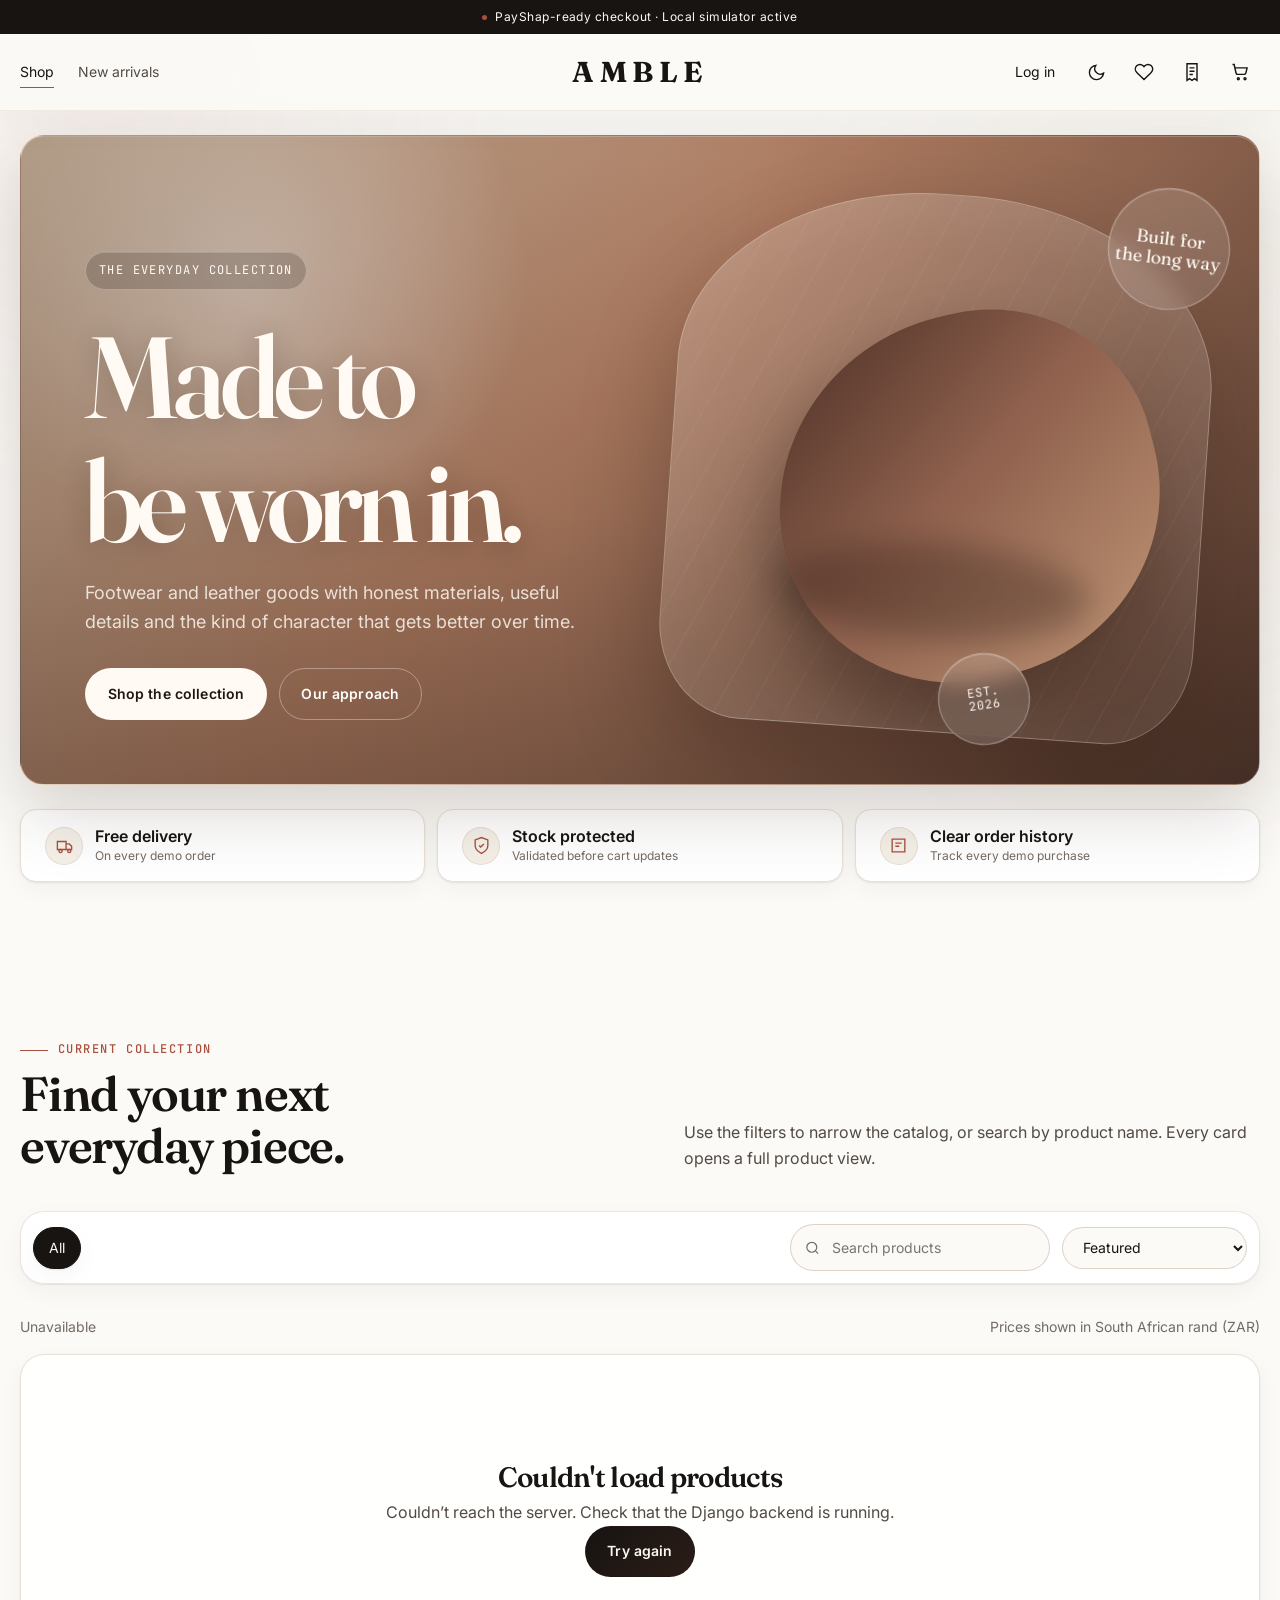
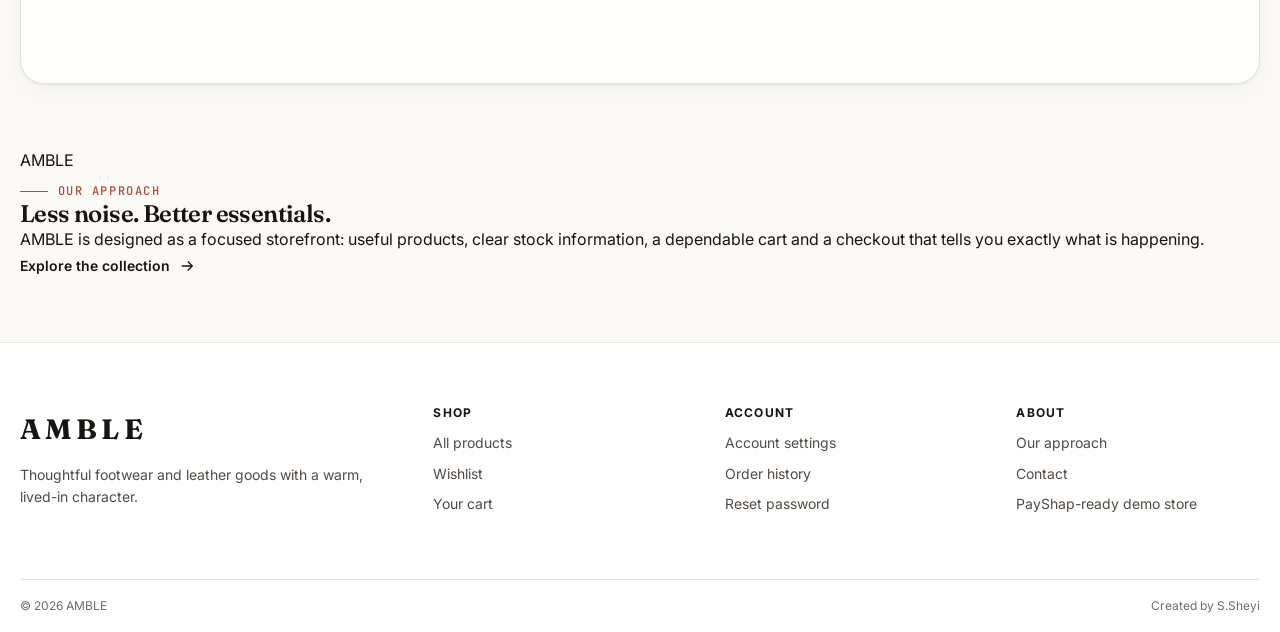
<file: index.html>
<!DOCTYPE html>
<html lang="en">
<head>
  <meta charset="UTF-8" />
  <meta name="viewport" content="width=device-width, initial-scale=1.0" />
  <meta name="description" content="AMBLE footwear and leather goods — made to be worn in." />
  <title>AMBLE — Footwear &amp; Leather Goods</title>
  <link rel="icon" type="image/png" href="/favicon.png">
  <script>
    (function () {
      var stored = localStorage.getItem("amble-theme");
      var theme = stored || (window.matchMedia("(prefers-color-scheme: dark)").matches ? "dark" : "light");
      document.documentElement.setAttribute("data-theme", theme);
    })();
  </script>
  <link rel="preconnect" href="https://fonts.googleapis.com" />
  <link rel="preconnect" href="https://fonts.gstatic.com" crossorigin />
  <link href="https://fonts.googleapis.com/css2?family=Fraunces:opsz,wght@9..144,500;9..144,600;9..144,700&family=Inter:wght@400;500;600;700&family=JetBrains+Mono:wght@400;500&display=swap" rel="stylesheet" />
  <link rel="stylesheet" href="css/tokens.css" />
  <link rel="stylesheet" href="css/base.css" />
  <link rel="stylesheet" href="css/components.css" />
  <link rel="stylesheet" href="css/polish.css" />
  <link rel="stylesheet" href="css/reliability.css" />
  <link rel="stylesheet" href="css/commerce.css" />
  <link rel="stylesheet" href="css/engagement.css" />
</head>
<body>
  <a class="skip-link" href="#main-content">Skip to content</a>
  <header id="site-nav"></header>

  <main id="main-content">
    <section class="hero" aria-labelledby="hero-title">
      <div class="container">
        <div class="hero__panel">
          <div class="hero__content">
            <p class="hero__kicker">The everyday collection</p>
            <h1 class="hero__title" id="hero-title">Made to be worn in.</h1>
            <p class="hero__copy">Footwear and leather goods with honest materials, useful details and the kind of character that gets better over time.</p>
            <div class="hero__actions">
              <a class="btn btn--primary" href="#collection">Shop the collection</a>
              <a class="btn btn--secondary" href="#story">Our approach</a>
            </div>
          </div>
          <div class="hero__visual" aria-hidden="true">
            <div class="hero__shape"></div>
            <div class="hero__badge hero__badge--top">Built for<br />the long way</div>
            <div class="hero__badge hero__badge--bottom">Est.<br />2026</div>
          </div>
        </div>
        <div class="value-strip" aria-label="Store benefits">
          <div class="value-strip__item">
            <span class="value-strip__icon" aria-hidden="true"><svg width="19" height="19" viewBox="0 0 24 24" fill="none" stroke="currentColor" stroke-width="1.7"><path d="M3 7h11v10H3zM14 10h4l3 3v4h-7z"/><circle cx="7" cy="19" r="2"/><circle cx="18" cy="19" r="2"/></svg></span>
            <div><p class="value-strip__title">Free delivery</p><p class="value-strip__copy">On every demo order</p></div>
          </div>
          <div class="value-strip__item">
            <span class="value-strip__icon" aria-hidden="true"><svg width="19" height="19" viewBox="0 0 24 24" fill="none" stroke="currentColor" stroke-width="1.7"><path d="M12 22s8-4 8-10V5l-8-3-8 3v7c0 6 8 10 8 10z"/><path d="m9 12 2 2 4-4"/></svg></span>
            <div><p class="value-strip__title">Stock protected</p><p class="value-strip__copy">Validated before cart updates</p></div>
          </div>
          <div class="value-strip__item">
            <span class="value-strip__icon" aria-hidden="true"><svg width="19" height="19" viewBox="0 0 24 24" fill="none" stroke="currentColor" stroke-width="1.7"><path d="M4 4h16v16H4z"/><path d="M8 9h8M8 13h5"/></svg></span>
            <div><p class="value-strip__title">Clear order history</p><p class="value-strip__copy">Track every demo purchase</p></div>
          </div>
        </div>
      </div>
    </section>

    <section class="catalog-section" id="collection" aria-labelledby="collection-title">
      <div class="container">
        <div class="section-head">
          <div>
            <p class="eyebrow">Current collection</p>
            <h2 class="section-title" id="collection-title">Find your next everyday piece.</h2>
          </div>
          <p class="section-copy">Use the filters to narrow the catalog, or search by product name. Every card opens a full product view.</p>
        </div>

        <div class="catalog-toolbar">
          <div class="chips" id="category-chips" role="group" aria-label="Filter by category">
            <button type="button" class="chip" data-category="" aria-pressed="true">All</button>
          </div>
          <div class="catalog-tools">
            <label class="search">
              <span class="visually-hidden">Search products</span>
              <svg width="18" height="18" viewBox="0 0 24 24" fill="none" stroke="currentColor" stroke-width="1.7"><circle cx="11" cy="11" r="7"/><path d="m20 20-3.5-3.5"/></svg>
              <input type="search" id="search-input" placeholder="Search products" autocomplete="off" />
            </label>
            <label>
              <span class="visually-hidden">Sort products</span>
              <select class="select-control" id="sort-select">
                <option value="featured">Featured</option>
                <option value="price-low">Price: low to high</option>
                <option value="price-high">Price: high to low</option>
                <option value="name">Name</option>
              </select>
            </label>
          </div>
        </div>

        <div class="catalog-meta"><span id="product-count">Loading…</span><span>Prices shown in South African rand (ZAR)</span></div>
        <div id="product-grid-container" aria-live="polite"><div class="product-grid"></div></div>
      </div>
    </section>

    <section class="catalog-section recent-section" id="recent-section" hidden aria-labelledby="recent-title">
      <div class="container"><div class="section-head"><div><p class="eyebrow">Browsing history</p><h2 class="section-title" id="recent-title">Recently viewed</h2></div></div><div class="product-grid" id="recent-grid"></div></div>
    </section>

    <section class="story-band" id="story" aria-labelledby="story-title">
      <div class="container story-band__grid">
        <div class="story-band__visual" aria-hidden="true"><span>AMBLE</span></div>
        <div class="story-band__content">
          <p class="eyebrow">Our approach</p>
          <h2 id="story-title">Less noise. Better essentials.</h2>
          <p>AMBLE is designed as a focused storefront: useful products, clear stock information, a dependable cart and a checkout that tells you exactly what is happening.</p>
          <a class="link-arrow" href="#collection">Explore the collection <svg width="18" height="18" viewBox="0 0 24 24" fill="none" stroke="currentColor" stroke-width="1.8"><path d="M5 12h14M13 6l6 6-6 6"/></svg></a>
        </div>
      </div>
    </section>
  </main>

  <footer id="site-footer"></footer>
  <script src="config.js"></script><script type="module" src="js/pages/home.js"></script>
</body>
</html>
</file>
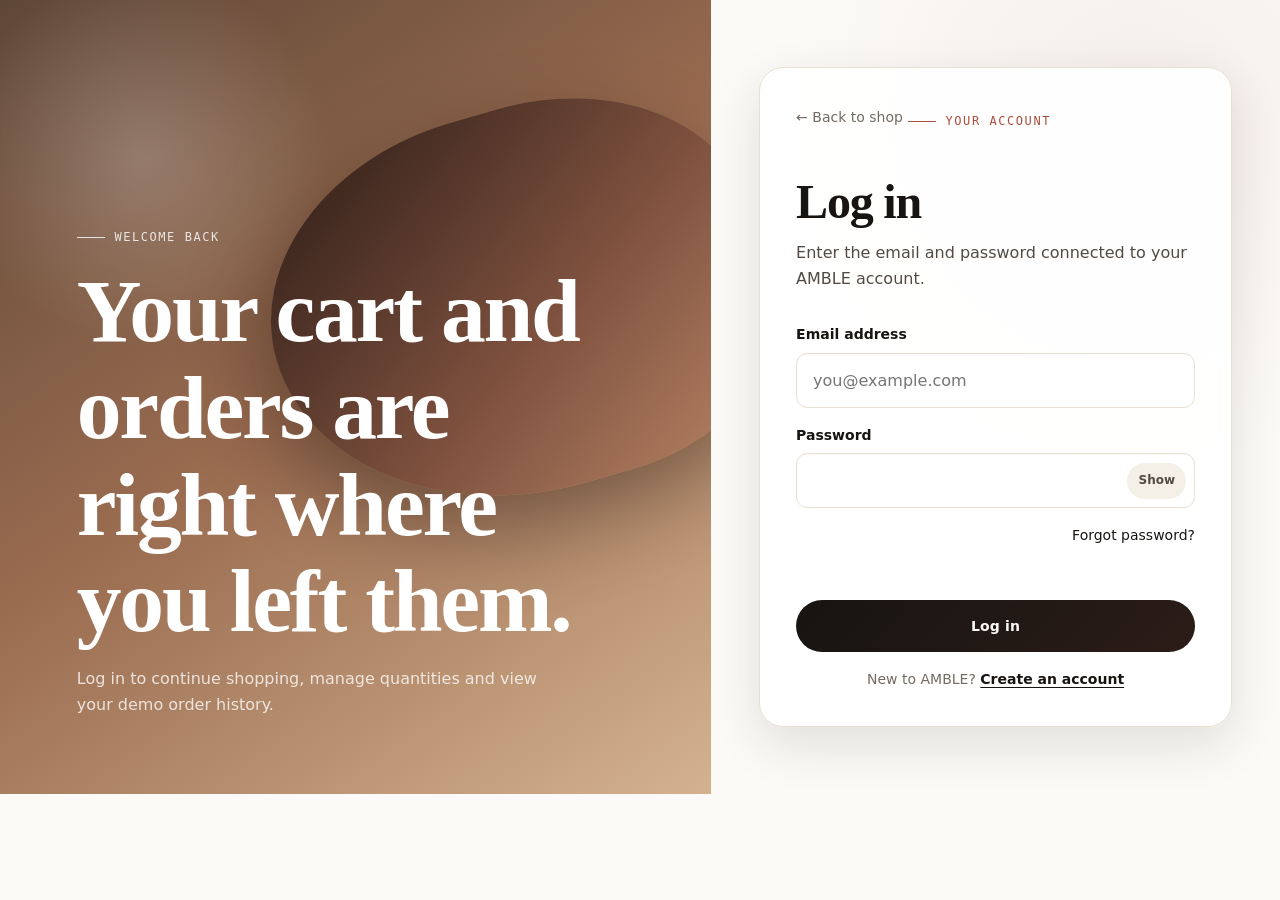
<file: account.html>
<!DOCTYPE html>
<html lang="en">
<head>
  <meta charset="UTF-8" />
  <meta name="viewport" content="width=device-width, initial-scale=1.0" />
  <title>Account settings — AMBLE</title>
  <script>(function(){var s=localStorage.getItem("amble-theme");document.documentElement.setAttribute("data-theme",s||(matchMedia("(prefers-color-scheme: dark)").matches?"dark":"light"));})();</script>
  <link rel="preconnect" href="https://fonts.googleapis.com" />
  <link rel="preconnect" href="https://fonts.gstatic.com" crossorigin />
  <link href="https://fonts.googleapis.com/css2?family=Fraunces:opsz,wght@9..144,500;9..144,600;9..144,700&family=Inter:wght@400;500;600;700&family=JetBrains+Mono:wght@400;500&display=swap" rel="stylesheet" />
  <link rel="stylesheet" href="css/tokens.css" />
  <link rel="stylesheet" href="css/base.css" />
  <link rel="stylesheet" href="css/components.css" />
  <link rel="stylesheet" href="css/polish.css" />
  <link rel="stylesheet" href="css/reliability.css" />
  <link rel="stylesheet" href="css/commerce.css" />
  <link rel="stylesheet" href="css/engagement.css" />
</head>
<body>
  <a class="skip-link" href="#main-content">Skip to content</a>
  <header id="site-nav"></header>
  <main class="container page-shell" id="main-content">
    <nav class="breadcrumbs" aria-label="Breadcrumb"><a href="/index.html">Shop</a><span class="breadcrumbs__sep"></span><span aria-current="page">Account</span></nav>
    <div class="page-heading">
      <div><p class="page-heading__eyebrow">Your account</p><h1 class="page-title">Account settings</h1></div>
      <button class="btn btn--secondary" id="logout-button" type="button">Log out</button>
    </div>
    <div class="account-grid">
      <section class="checkout-card" aria-labelledby="profile-title">
        <div class="checkout-card__head"><span class="checkout-card__step">01</span><h2 class="checkout-card__title" id="profile-title">Profile</h2></div>
        <div id="profile-summary" class="account-summary"><div class="skeleton skeleton-line"></div></div>
      </section>

      <section class="checkout-card" aria-labelledby="password-title">
        <div class="checkout-card__head"><span class="checkout-card__step">02</span><h2 class="checkout-card__title" id="password-title">Change password</h2></div>
        <form class="form" id="password-form">
          <div class="form-field"><label for="old_password">Current password</label><input id="old_password" name="old_password" type="password" autocomplete="current-password" required /></div>
          <div class="form-field"><label for="new_password">New password</label><input id="new_password" name="new_password" type="password" autocomplete="new-password" required /></div>
          <div class="form-field"><label for="new_password_confirm">Confirm new password</label><input id="new_password_confirm" name="new_password_confirm" type="password" autocomplete="new-password" required /></div>
          <p class="form-error" id="password-error" role="alert"></p>
          <button class="btn btn--primary" id="password-submit" type="submit">Change password</button>
        </form>
      </section>

      <section class="checkout-card account-grid__wide" aria-labelledby="address-title">
        <div class="checkout-card__head"><span class="checkout-card__step">03</span><h2 class="checkout-card__title" id="address-title">Saved delivery addresses</h2></div>
        <div id="address-list" class="address-list"><div class="skeleton skeleton-line"></div></div>
        <details class="address-create">
          <summary class="btn btn--secondary">Add an address</summary>
          <form class="form address-form" id="address-form">
            <div class="form-field form-field--split">
              <div class="form-field"><label for="label">Label</label><input id="label" name="label" value="Home" required /></div>
              <div class="form-field"><label for="full_name">Full name</label><input id="full_name" name="full_name" autocomplete="name" required /></div>
            </div>
            <div class="form-field"><label for="address_line1">Street address</label><input id="address_line1" name="address_line1" autocomplete="address-line1" required /></div>
            <div class="form-field"><label for="address_line2">Address line 2</label><input id="address_line2" name="address_line2" autocomplete="address-line2" /></div>
            <div class="form-field form-field--split">
              <div class="form-field"><label for="city">City</label><input id="city" name="city" autocomplete="address-level2" required /></div>
              <div class="form-field"><label for="province">Province</label><input id="province" name="province" autocomplete="address-level1" /></div>
            </div>
            <div class="form-field form-field--split">
              <div class="form-field"><label for="postal_code">Postal code</label><input id="postal_code" name="postal_code" autocomplete="postal-code" required /></div>
              <div class="form-field"><label for="country">Country</label><input id="country" name="country" value="South Africa" required /></div>
            </div>
            <div class="form-field"><label for="phone_number">Phone number</label><input id="phone_number" name="phone_number" type="tel" autocomplete="tel" /></div>
            <label class="commerce-check"><input type="checkbox" name="is_default" value="true" /><span>Make this my default address</span></label>
            <p class="form-error" id="address-error" role="alert"></p>
            <button class="btn btn--primary" id="address-submit" type="submit">Save address</button>
          </form>
        </details>
      </section>
    </div>
  </main>
  <footer id="site-footer"></footer>
  <script src="config.js"></script><script type="module" src="js/pages/account.js"></script>
</body>
</html>
</file>
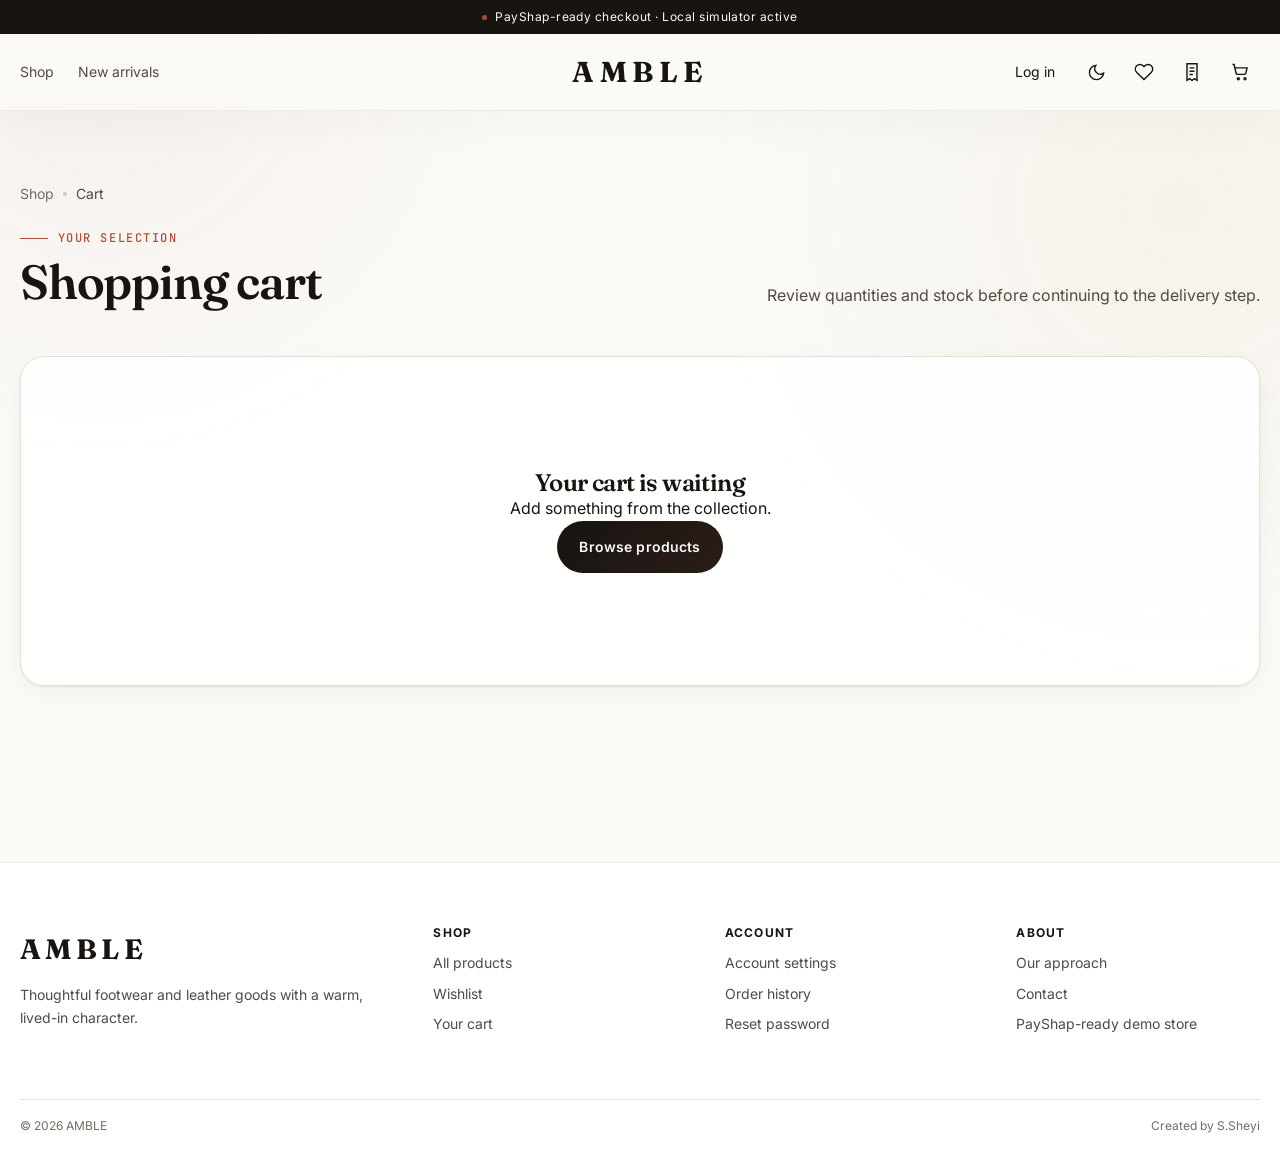
<file: cart.html>
<!DOCTYPE html>
<html lang="en">
<head>
  <meta charset="UTF-8" /><meta name="viewport" content="width=device-width, initial-scale=1.0" />
  <title>Your Cart — AMBLE</title>
  <script>(function(){var s=localStorage.getItem("amble-theme");document.documentElement.setAttribute("data-theme",s||(matchMedia("(prefers-color-scheme: dark)").matches?"dark":"light"));})();</script>
  <link rel="preconnect" href="https://fonts.googleapis.com" /><link rel="preconnect" href="https://fonts.gstatic.com" crossorigin />
  <link href="https://fonts.googleapis.com/css2?family=Fraunces:opsz,wght@9..144,500;9..144,600;9..144,700&family=Inter:wght@400;500;600;700&family=JetBrains+Mono:wght@400;500&display=swap" rel="stylesheet" />
  <link rel="stylesheet" href="css/tokens.css" /><link rel="stylesheet" href="css/base.css" /><link rel="stylesheet" href="css/components.css" />
  <link rel="stylesheet" href="css/polish.css" />
  <link rel="stylesheet" href="css/reliability.css" />
  <link rel="stylesheet" href="css/commerce.css" />
  <link rel="stylesheet" href="css/engagement.css" />
</head>
<body>
  <a class="skip-link" href="#main-content">Skip to content</a><header id="site-nav"></header>
  <main class="container page-shell" id="main-content">
    <nav class="breadcrumbs" aria-label="Breadcrumb"><a href="/index.html">Shop</a><span class="breadcrumbs__sep"></span><span aria-current="page">Cart</span></nav>
    <div class="page-heading"><div><p class="page-heading__eyebrow">Your selection</p><h1 class="page-title">Shopping cart</h1></div><p class="page-subtitle">Review quantities and stock before continuing to the delivery step.</p></div>
    <div id="cart-container"><div class="skeleton skeleton-line" style="height:140px;margin-bottom:1rem"></div><div class="skeleton skeleton-line" style="height:140px"></div></div>
  </main>
  <footer id="site-footer"></footer><script src="config.js"></script><script type="module" src="js/pages/cart.js"></script>
</body>
</html>
</file>
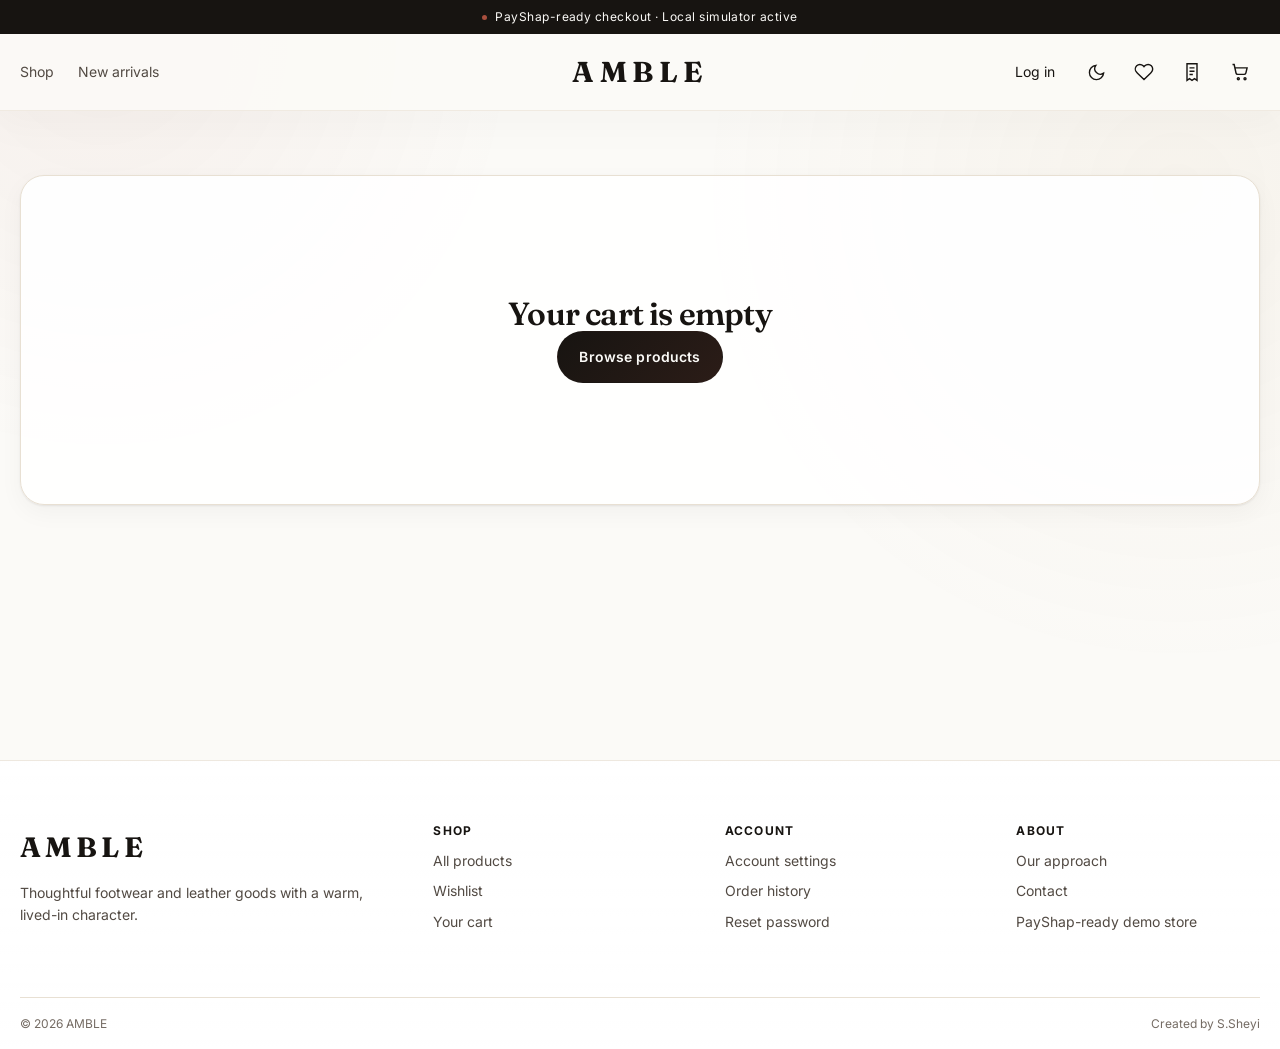
<file: checkout.html>
<!DOCTYPE html>
<html lang="en">
<head>
  <meta charset="UTF-8" /><meta name="viewport" content="width=device-width, initial-scale=1.0" />
  <title>Checkout — AMBLE</title>
  <script>(function(){var s=localStorage.getItem("amble-theme");document.documentElement.setAttribute("data-theme",s||(matchMedia("(prefers-color-scheme: dark)").matches?"dark":"light"));})();</script>
  <link rel="preconnect" href="https://fonts.googleapis.com" /><link rel="preconnect" href="https://fonts.gstatic.com" crossorigin />
  <link href="https://fonts.googleapis.com/css2?family=Fraunces:opsz,wght@9..144,500;9..144,600;9..144,700&family=Inter:wght@400;500;600;700&family=JetBrains+Mono:wght@400;500&display=swap" rel="stylesheet" />
  <link rel="stylesheet" href="css/tokens.css" /><link rel="stylesheet" href="css/base.css" /><link rel="stylesheet" href="css/components.css" />
  <link rel="stylesheet" href="css/polish.css" />
  <link rel="stylesheet" href="css/reliability.css" />
  <link rel="stylesheet" href="css/commerce.css" />
  <link rel="stylesheet" href="css/engagement.css" />
</head>
<body>
  <a class="skip-link" href="#main-content">Skip to content</a><header id="site-nav"></header>
  <main class="container page-shell" id="checkout-container"><div class="skeleton skeleton-line" style="height:55px;margin-bottom:1.5rem"></div><div class="skeleton skeleton-line" style="height:420px"></div></main>
  <footer id="site-footer"></footer><script src="config.js"></script><script type="module" src="js/pages/checkout.js"></script>
</body>
</html>
</file>
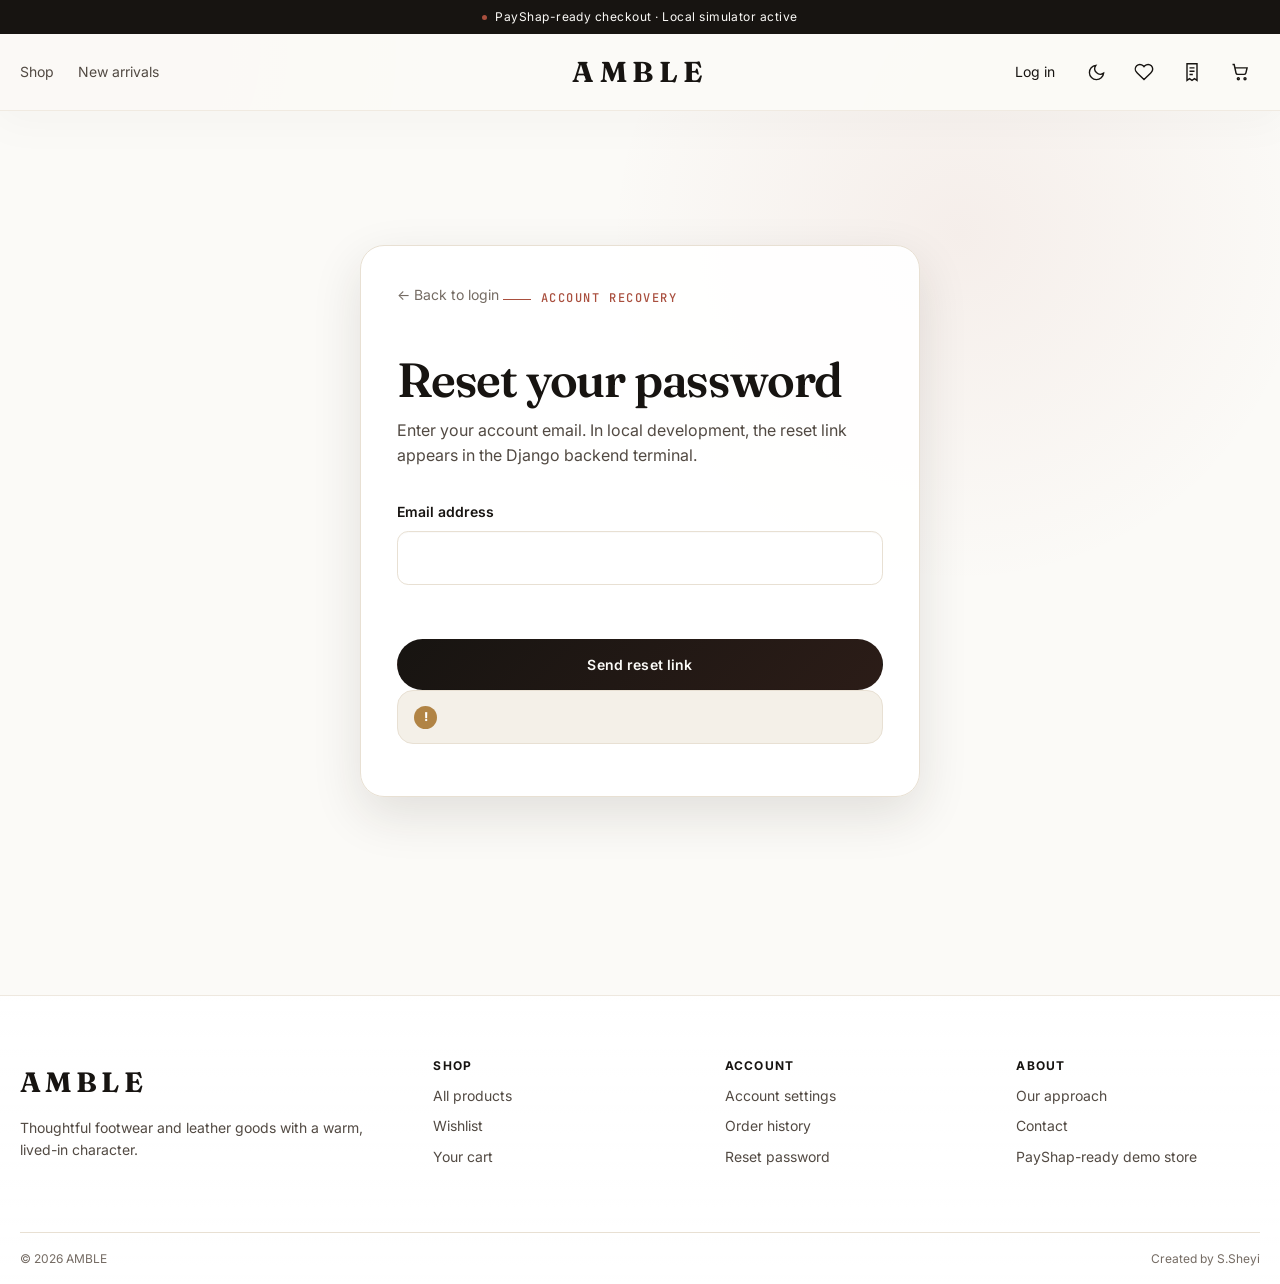
<file: forgot-password.html>
<!DOCTYPE html>
<html lang="en">
<head>
  <meta charset="UTF-8" />
  <meta name="viewport" content="width=device-width, initial-scale=1.0" />
  <title>Reset password — AMBLE</title>
  <script>(function(){var s=localStorage.getItem("amble-theme");document.documentElement.setAttribute("data-theme",s||(matchMedia("(prefers-color-scheme: dark)").matches?"dark":"light"));})();</script>
  <link rel="preconnect" href="https://fonts.googleapis.com" />
  <link rel="preconnect" href="https://fonts.gstatic.com" crossorigin />
  <link href="https://fonts.googleapis.com/css2?family=Fraunces:opsz,wght@9..144,500;9..144,600;9..144,700&family=Inter:wght@400;500;600;700&family=JetBrains+Mono:wght@400;500&display=swap" rel="stylesheet" />
  <link rel="stylesheet" href="css/tokens.css" />
  <link rel="stylesheet" href="css/base.css" />
  <link rel="stylesheet" href="css/components.css" />
  <link rel="stylesheet" href="css/polish.css" />
  <link rel="stylesheet" href="css/reliability.css" />
  <link rel="stylesheet" href="css/commerce.css" />
  <link rel="stylesheet" href="css/engagement.css" />
</head>
<body>
  <a class="skip-link" href="#main-content">Skip to content</a>
  <header id="site-nav"></header>
  <main class="auth-panel account-page" id="main-content">
    <div class="auth-card">
      <a class="auth-card__back" href="/login.html">← Back to login</a>
      <p class="eyebrow">Account recovery</p>
      <h1 class="auth-card__title">Reset your password</h1>
      <p class="auth-card__intro">Enter your account email. In local development, the reset link appears in the Django backend terminal.</p>
      <form class="form" id="forgot-form">
        <div class="form-field">
          <label for="email">Email address</label>
          <input id="email" name="email" type="email" autocomplete="email" required />
        </div>
        <p class="form-error" id="form-error" role="alert"></p>
        <button class="btn btn--primary btn--block" id="submit-button" type="submit">Send reset link</button>
      </form>
      <div class="reliability-alert" id="success-message" hidden tabindex="-1"></div>
    </div>
  </main>
  <footer id="site-footer"></footer>
  <script src="config.js"></script><script type="module" src="js/pages/forgot-password.js"></script>
</body>
</html>
</file>
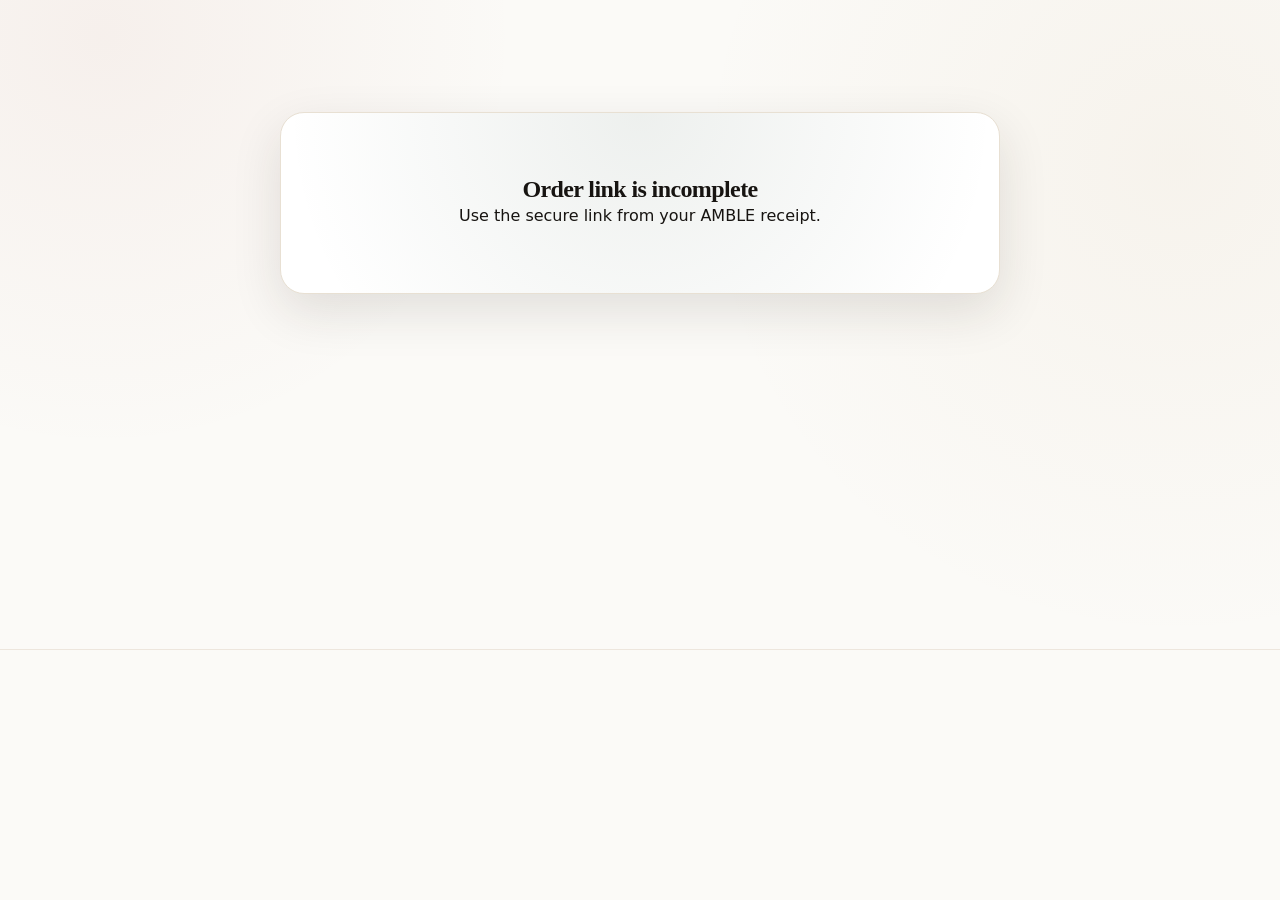
<file: guest-order.html>
<!doctype html>
<html lang="en" data-theme="light">
<head>
  <meta charset="utf-8">
  <meta name="viewport" content="width=device-width, initial-scale=1">
  <meta name="referrer" content="no-referrer">
  <title>Order details — AMBLE</title>
  <link rel="stylesheet" href="css/tokens.css">
  <link rel="stylesheet" href="css/base.css">
  <link rel="stylesheet" href="css/components.css">
  <link rel="stylesheet" href="css/polish.css">
  <link rel="stylesheet" href="css/reliability.css">
  <link rel="stylesheet" href="css/commerce.css">
  <link rel="stylesheet" href="css/engagement.css">
</head>
<body>
  <header class="site-header" data-site-header></header>
  <main class="container page-shell">
    <section class="confirmation-card" id="guest-order-result" aria-live="polite">
      <div class="skeleton skeleton-line" style="height:280px"></div>
    </section>
  </main>
  <footer class="footer" data-site-footer></footer>
  <script src="config.js"></script><script type="module" src="js/pages/guest-order.js"></script>
</body>
</html>
</file>
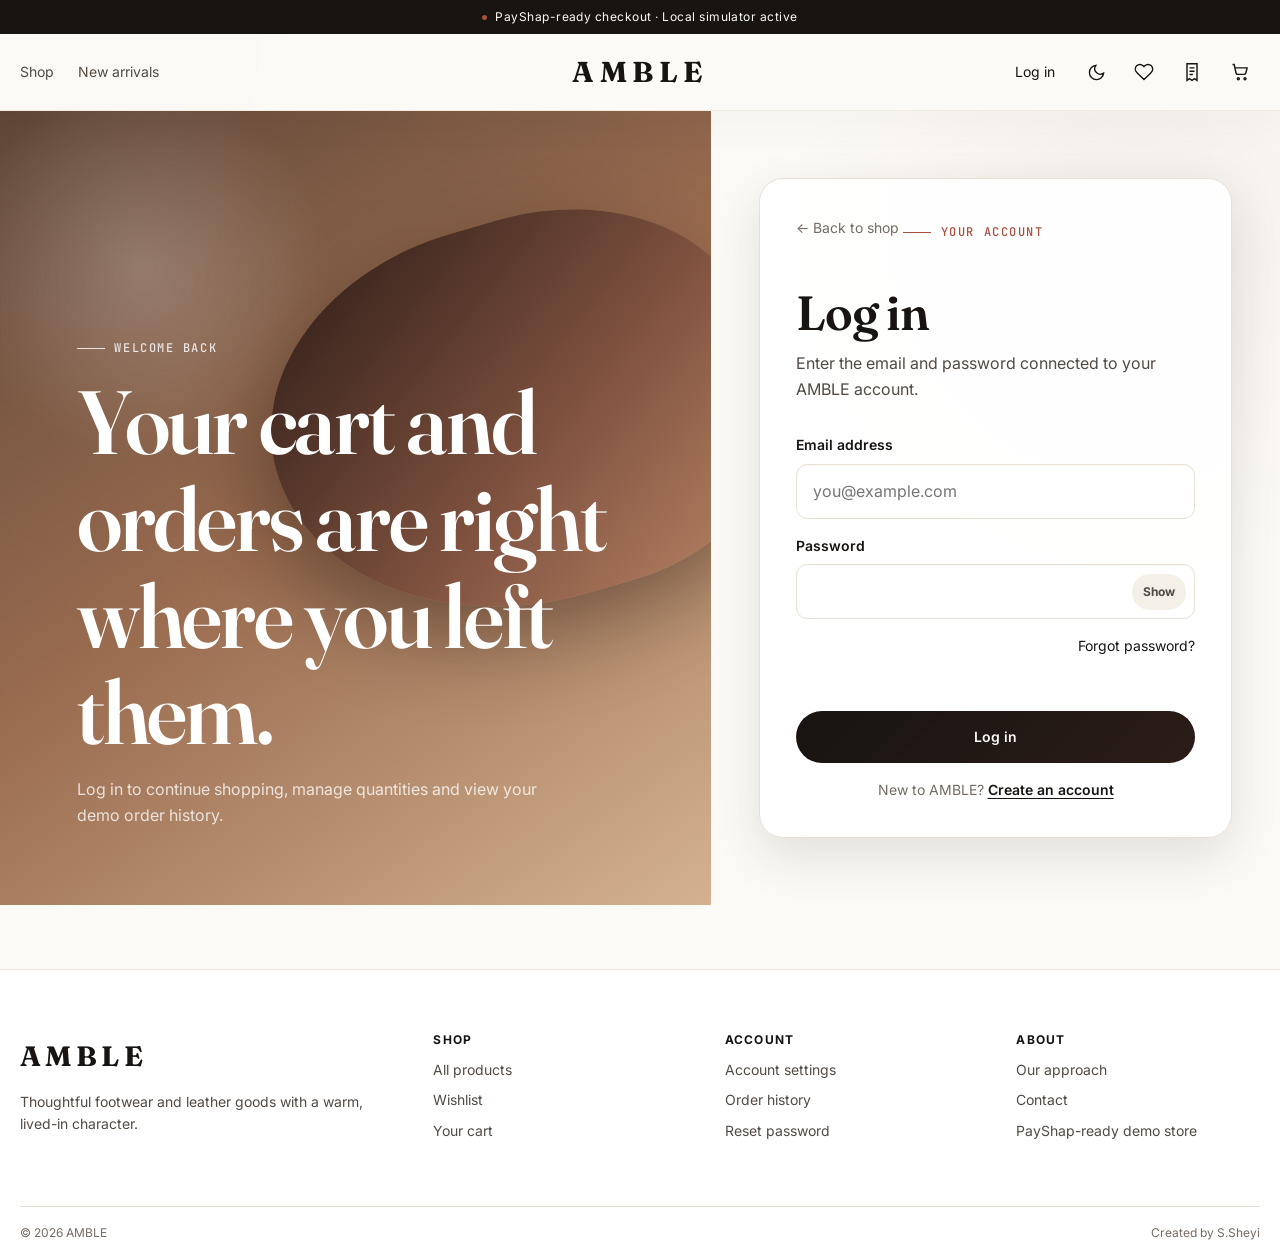
<file: login.html>
<!DOCTYPE html>
<html lang="en">
<head>
  <meta charset="UTF-8" />
  <meta name="viewport" content="width=device-width, initial-scale=1.0" />
  <meta name="description" content="Log in to your AMBLE account." />
  <title>Log in — AMBLE</title>
  <script>
    (function () {
      var stored = localStorage.getItem("amble-theme");
      var theme = stored || (window.matchMedia("(prefers-color-scheme: dark)").matches ? "dark" : "light");
      document.documentElement.setAttribute("data-theme", theme);
    })();
  </script>
  <link rel="preconnect" href="https://fonts.googleapis.com" />
  <link rel="preconnect" href="https://fonts.gstatic.com" crossorigin />
  <link href="https://fonts.googleapis.com/css2?family=Fraunces:opsz,wght@9..144,500;9..144,600;9..144,700&family=Inter:wght@400;500;600;700&family=JetBrains+Mono:wght@400;500&display=swap" rel="stylesheet" />
  <link rel="stylesheet" href="css/tokens.css" />
  <link rel="stylesheet" href="css/base.css" />
  <link rel="stylesheet" href="css/components.css" />
  <link rel="stylesheet" href="css/polish.css" />
  <link rel="stylesheet" href="css/reliability.css" />
  <link rel="stylesheet" href="css/commerce.css" />
  <link rel="stylesheet" href="css/engagement.css" />
</head>
<body>
  <a class="skip-link" href="#main-content">Skip to content</a>
  <header id="site-nav"></header>

  <main class="auth-layout" id="main-content">
    <section class="auth-art" aria-hidden="true">
      <div class="auth-art__content">
        <p class="eyebrow" style="color:rgba(255,255,255,.82)">Welcome back</p>
        <h1 class="auth-art__title">Your cart and orders are right where you left them.</h1>
        <p class="auth-art__copy">Log in to continue shopping, manage quantities and view your demo order history.</p>
      </div>
    </section>

    <section class="auth-panel" aria-labelledby="login-title">
      <div class="auth-card">
        <a class="auth-card__back" href="/index.html" aria-label="Back to shop">← Back to shop</a>
        <p class="eyebrow">Your account</p>
        <h1 class="auth-card__title" id="login-title">Log in</h1>
        <p class="auth-card__intro">Enter the email and password connected to your AMBLE account.</p>

        <form class="form" id="login-form">
          <div class="form-field">
            <label for="email">Email address</label>
            <input type="email" id="email" name="email" autocomplete="email" placeholder="you@example.com" required />
          </div>
          <div class="form-field">
            <label for="password">Password</label>
            <div class="password-field">
              <input type="password" id="password" name="password" autocomplete="current-password" required />
              <button type="button" class="password-field__toggle" data-password-toggle="password" aria-label="Show password">Show</button>
            </div>
          </div>
          <div class="form-row-between">
            <span></span>
            <a href="/forgot-password.html">Forgot password?</a>
          </div>
          <p class="form-error" id="form-error" role="alert"></p>
          <button type="submit" class="btn btn--primary btn--block" id="submit-button">Log in</button>
          <p class="form-note">New to AMBLE? <a href="/register.html">Create an account</a></p>
        </form>
      </div>
    </section>
  </main>

  <footer id="site-footer"></footer>
  <script src="config.js"></script><script type="module" src="js/pages/login.js"></script>
</body>
</html>
</file>
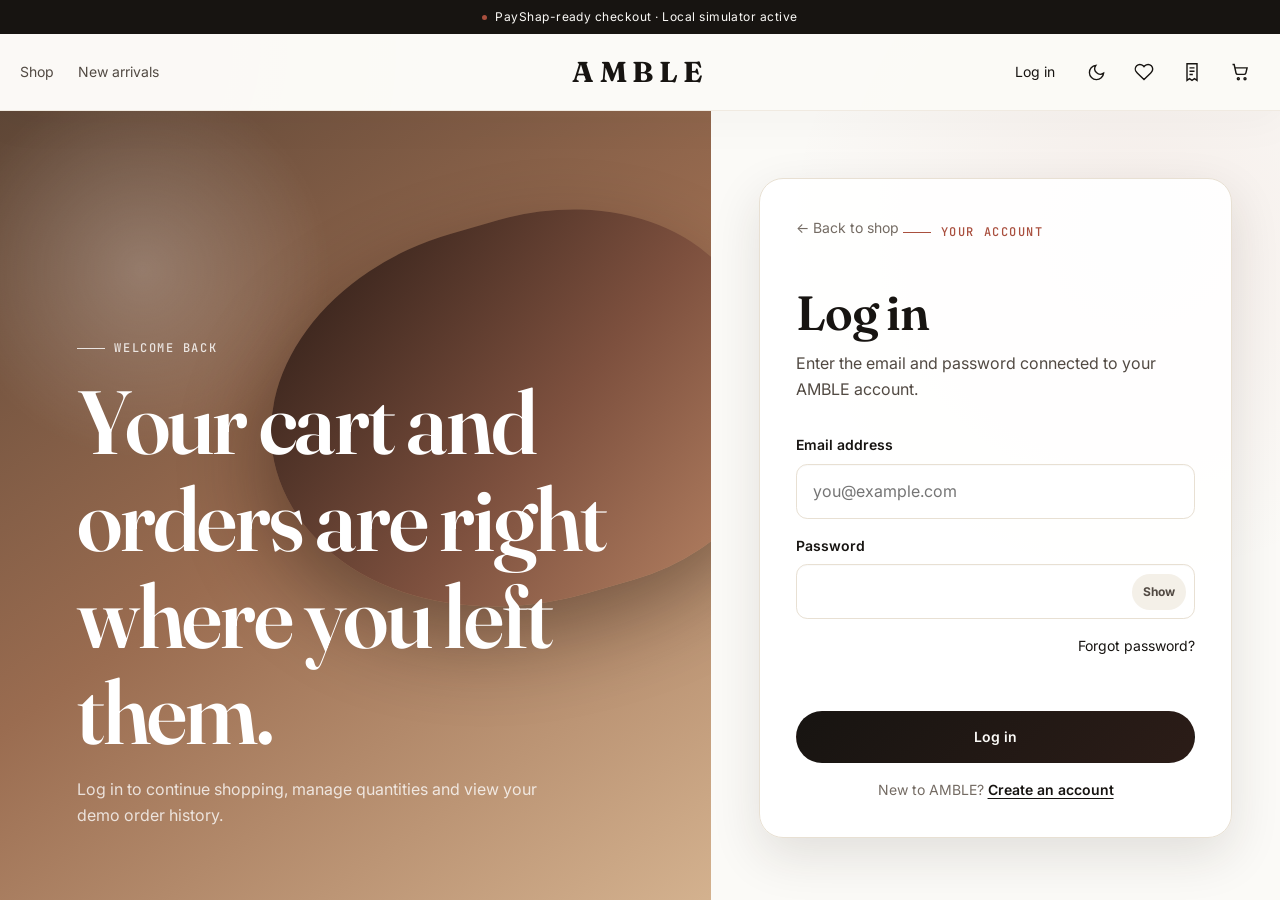
<file: orders.html>
<!DOCTYPE html>
<html lang="en">
<head>
  <meta charset="UTF-8" /><meta name="viewport" content="width=device-width, initial-scale=1.0" />
  <title>Order History — AMBLE</title>
  <script>(function(){var s=localStorage.getItem("amble-theme");document.documentElement.setAttribute("data-theme",s||(matchMedia("(prefers-color-scheme: dark)").matches?"dark":"light"));})();</script>
  <link rel="preconnect" href="https://fonts.googleapis.com" /><link rel="preconnect" href="https://fonts.gstatic.com" crossorigin />
  <link href="https://fonts.googleapis.com/css2?family=Fraunces:opsz,wght@9..144,500;9..144,600;9..144,700&family=Inter:wght@400;500;600;700&family=JetBrains+Mono:wght@400;500&display=swap" rel="stylesheet" />
  <link rel="stylesheet" href="css/tokens.css" /><link rel="stylesheet" href="css/base.css" /><link rel="stylesheet" href="css/components.css" />
  <link rel="stylesheet" href="css/polish.css" />
  <link rel="stylesheet" href="css/reliability.css" />
  <link rel="stylesheet" href="css/commerce.css" />
  <link rel="stylesheet" href="css/engagement.css" />
</head>
<body>
  <a class="skip-link" href="#main-content">Skip to content</a><header id="site-nav"></header>
  <main class="container page-shell" id="main-content">
    <nav class="breadcrumbs" aria-label="Breadcrumb"><a href="/index.html">Shop</a><span class="breadcrumbs__sep"></span><span aria-current="page">Orders</span></nav>
    <div class="page-heading"><div><p class="page-heading__eyebrow">Your account</p><h1 class="page-title">Order history</h1></div><p class="page-subtitle" id="order-count">Loading orders…</p></div>
    <div class="order-tools" aria-label="Filter orders">
      <div class="form-field">
        <label for="order-search">Search orders</label>
        <input id="order-search" type="search" placeholder="Order number or product" />
      </div>
      <div class="form-field">
        <label for="order-status-filter">Status</label>
        <select id="order-status-filter">
          <option value="">All statuses</option>
          <option value="placed">Placed</option>
          <option value="processing">Processing</option>
          <option value="shipped">Shipped</option>
          <option value="delivered">Delivered</option>
          <option value="cancelled">Cancelled</option>
        </select>
      </div>
    </div>
    <div id="orders-container"><div class="skeleton skeleton-line" style="height:150px;margin-bottom:1rem"></div><div class="skeleton skeleton-line" style="height:150px"></div></div>
  </main>
  <footer id="site-footer"></footer><script src="config.js"></script><script type="module" src="js/pages/orders.js"></script>
</body>
</html>
</file>
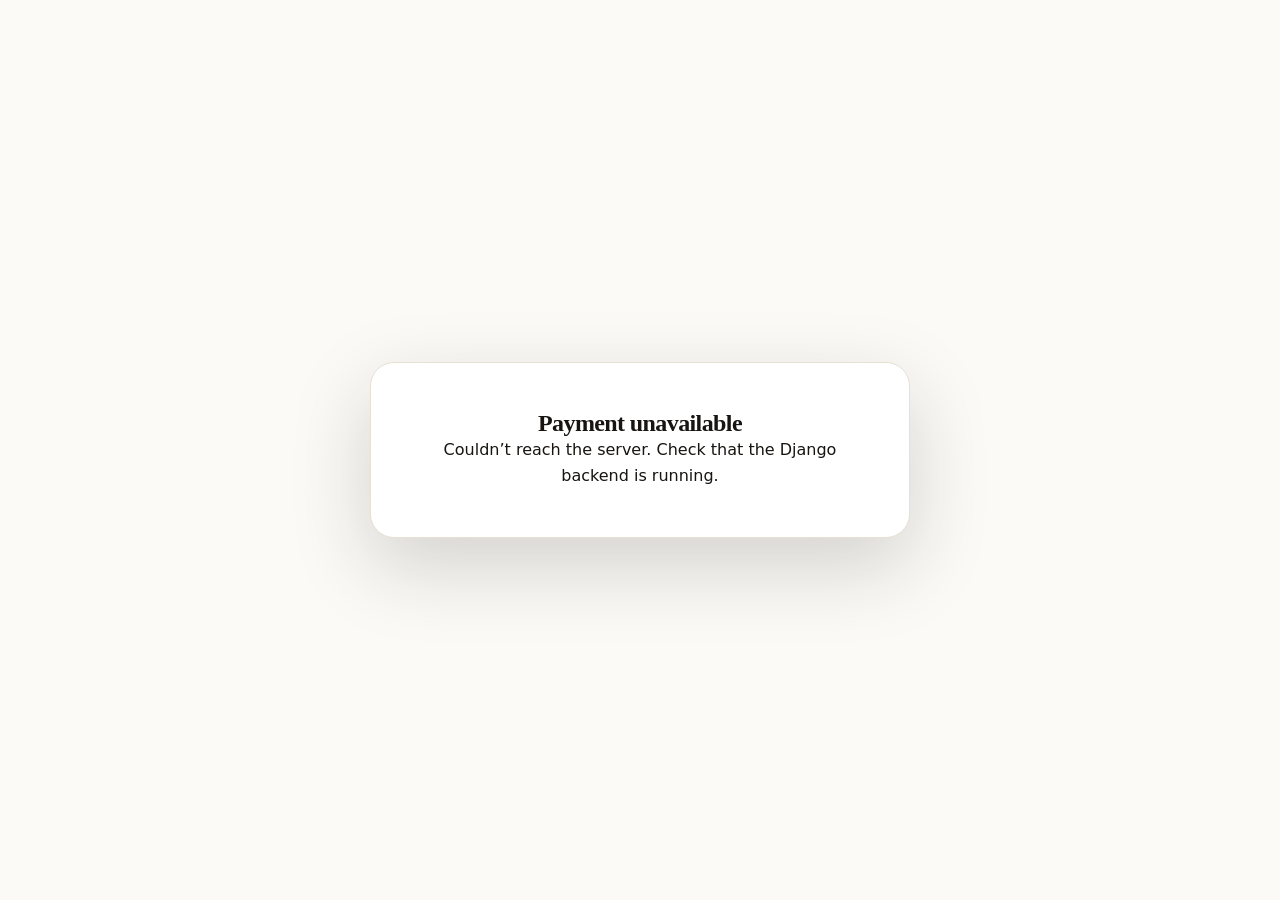
<file: payment-mock.html>
<!doctype html><html lang="en"><head><meta charset="UTF-8"><meta name="viewport" content="width=device-width,initial-scale=1"><title>PayShap Simulator — AMBLE</title><link rel="stylesheet" href="css/tokens.css"><link rel="stylesheet" href="css/base.css"><link rel="stylesheet" href="css/components.css"><link rel="stylesheet" href="css/commerce.css"><link rel="stylesheet" href="css/engagement.css"></head><body><main class="payment-shell"><section class="payment-panel" id="payment-panel"><div class="skeleton skeleton-line" style="height:300px"></div></section></main><script src="config.js"></script><script type="module" src="js/pages/payment-mock.js"></script></body></html>
</file>
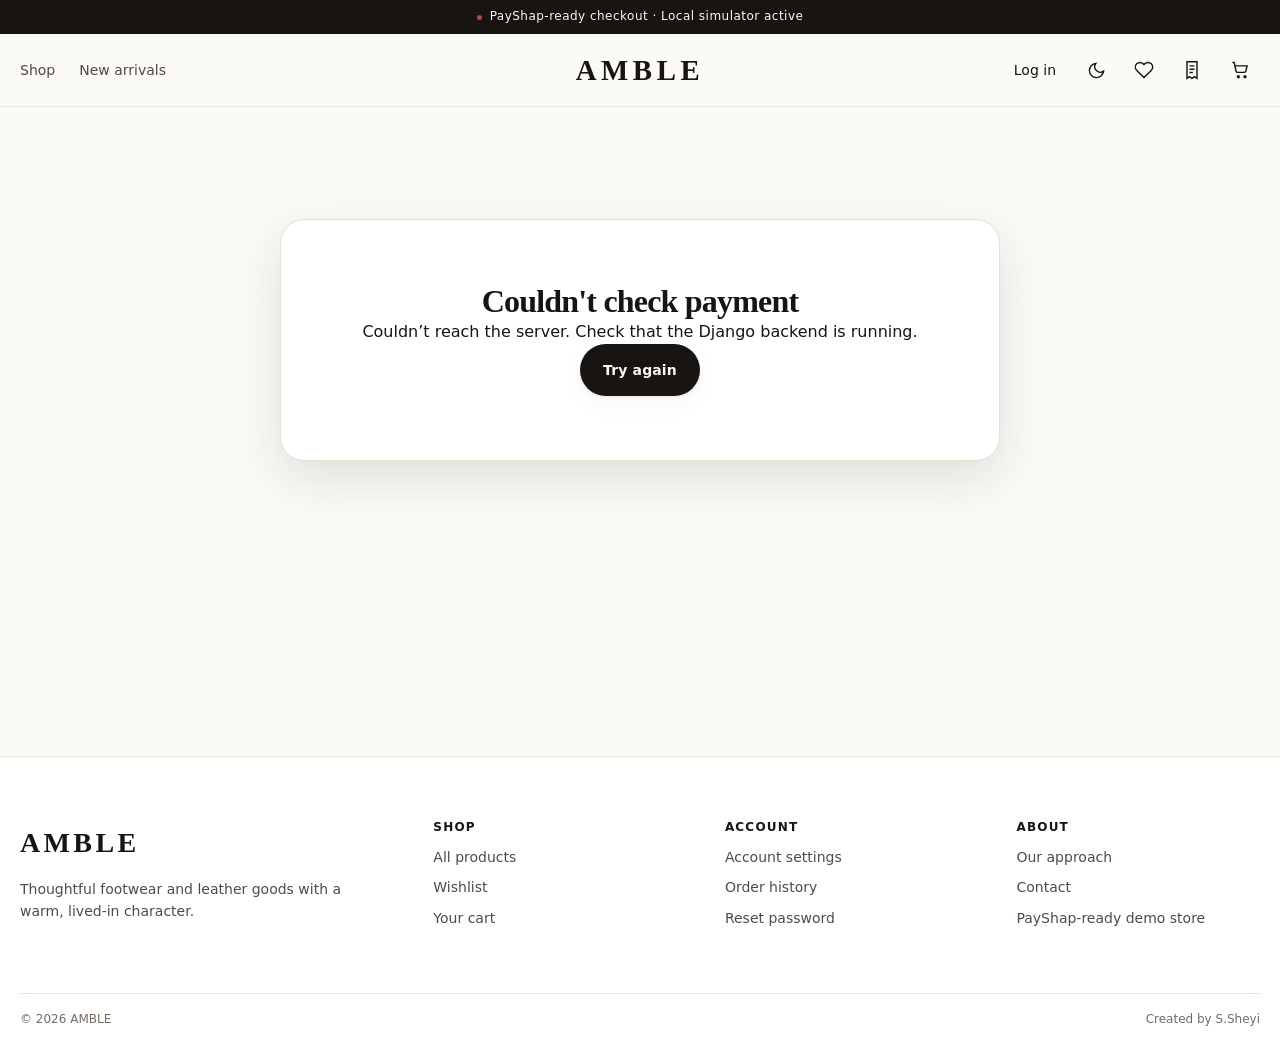
<file: payment-return.html>
<!doctype html><html lang="en"><head><meta charset="UTF-8"><meta name="viewport" content="width=device-width,initial-scale=1"><title>Payment status — AMBLE</title><script>(function(){var s=localStorage.getItem("amble-theme");document.documentElement.setAttribute("data-theme",s||(matchMedia("(prefers-color-scheme: dark)").matches?"dark":"light"));})();</script><link rel="stylesheet" href="css/tokens.css"><link rel="stylesheet" href="css/base.css"><link rel="stylesheet" href="css/components.css"><link rel="stylesheet" href="css/commerce.css"><link rel="stylesheet" href="css/engagement.css"></head><body><header id="site-nav"></header><main class="container page-shell"><div class="confirmation-card" id="payment-result"><div class="skeleton skeleton-line" style="height:220px"></div></div></main><footer id="site-footer"></footer><script src="config.js"></script><script type="module" src="js/pages/payment-return.js"></script></body></html>
</file>
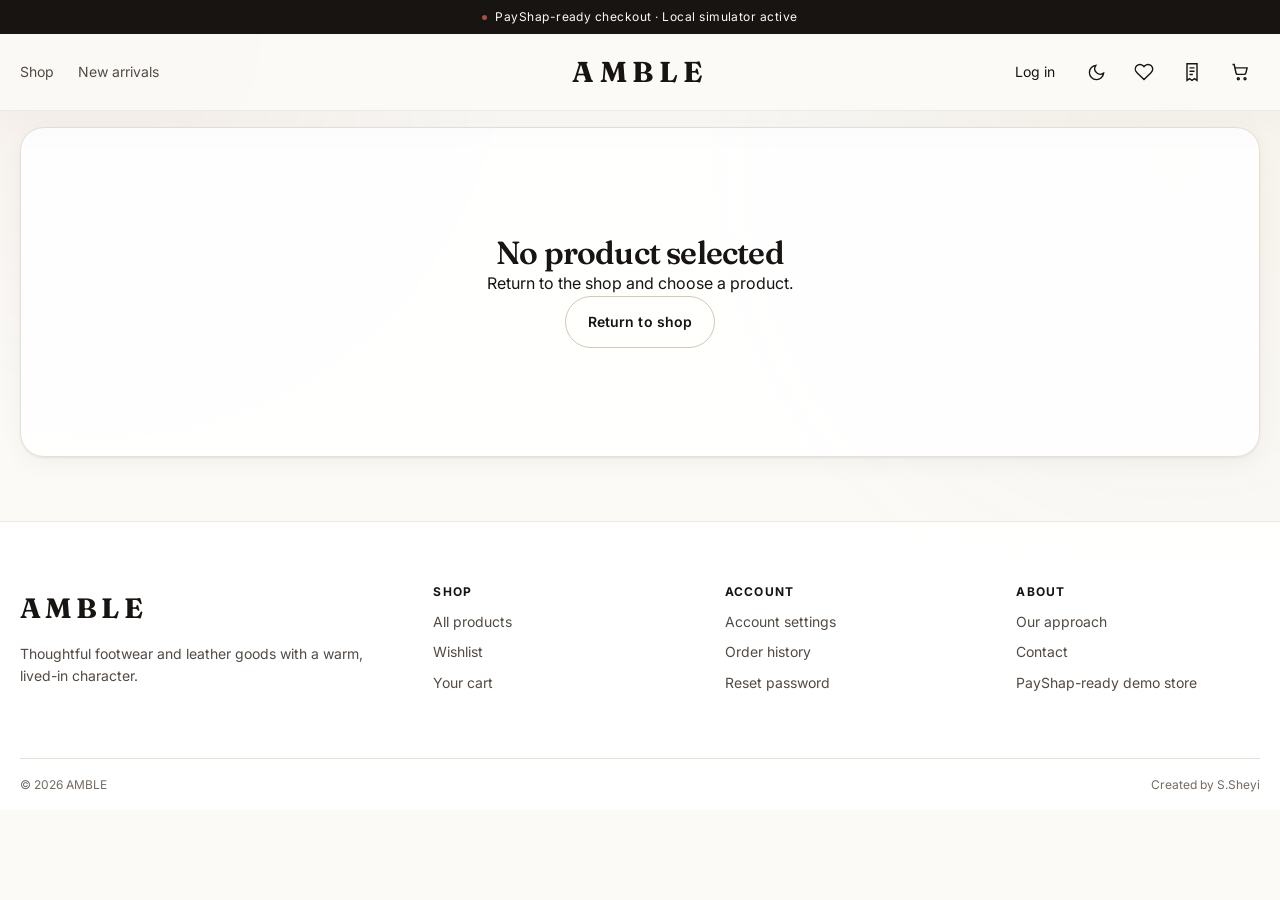
<file: product.html>
<!DOCTYPE html>
<html lang="en">
<head>
  <meta charset="UTF-8" />
  <meta name="viewport" content="width=device-width, initial-scale=1.0" />
  <title>Product — AMBLE</title>
  <script>(function(){var s=localStorage.getItem("amble-theme");document.documentElement.setAttribute("data-theme",s||(matchMedia("(prefers-color-scheme: dark)").matches?"dark":"light"));})();</script>
  <link rel="preconnect" href="https://fonts.googleapis.com" /><link rel="preconnect" href="https://fonts.gstatic.com" crossorigin />
  <link href="https://fonts.googleapis.com/css2?family=Fraunces:opsz,wght@9..144,500;9..144,600;9..144,700&family=Inter:wght@400;500;600;700&family=JetBrains+Mono:wght@400;500&display=swap" rel="stylesheet" />
  <link rel="stylesheet" href="css/tokens.css" /><link rel="stylesheet" href="css/base.css" /><link rel="stylesheet" href="css/components.css" />
  <link rel="stylesheet" href="css/polish.css" />
  <link rel="stylesheet" href="css/reliability.css" />
  <link rel="stylesheet" href="css/commerce.css" />
  <link rel="stylesheet" href="css/engagement.css" />
</head>
<body>
  <a class="skip-link" href="#main-content">Skip to content</a>
  <header id="site-nav"></header>
  <main class="container" id="main-content">
    <div id="product-container">
      <div class="product-detail"><div class="skeleton skeleton-card__image"></div><div><div class="skeleton skeleton-line skeleton-line--short"></div><div class="skeleton skeleton-line" style="height:42px;margin-block:1rem"></div><div class="skeleton skeleton-line skeleton-line--short"></div><div class="skeleton skeleton-line" style="height:130px;margin-top:2rem"></div></div></div>
    </div>
    <section class="catalog-section" id="related-products" hidden aria-labelledby="related-title">
      <div class="section-head"><div><p class="eyebrow">You may also like</p><h2 class="section-title" id="related-title">More from the collection</h2></div></div>
      <div class="product-grid" data-related-grid></div>
    </section>
  </main>
  <footer id="site-footer"></footer>
  <script src="config.js"></script><script type="module" src="js/pages/product.js"></script>
</body>
</html>
</file>
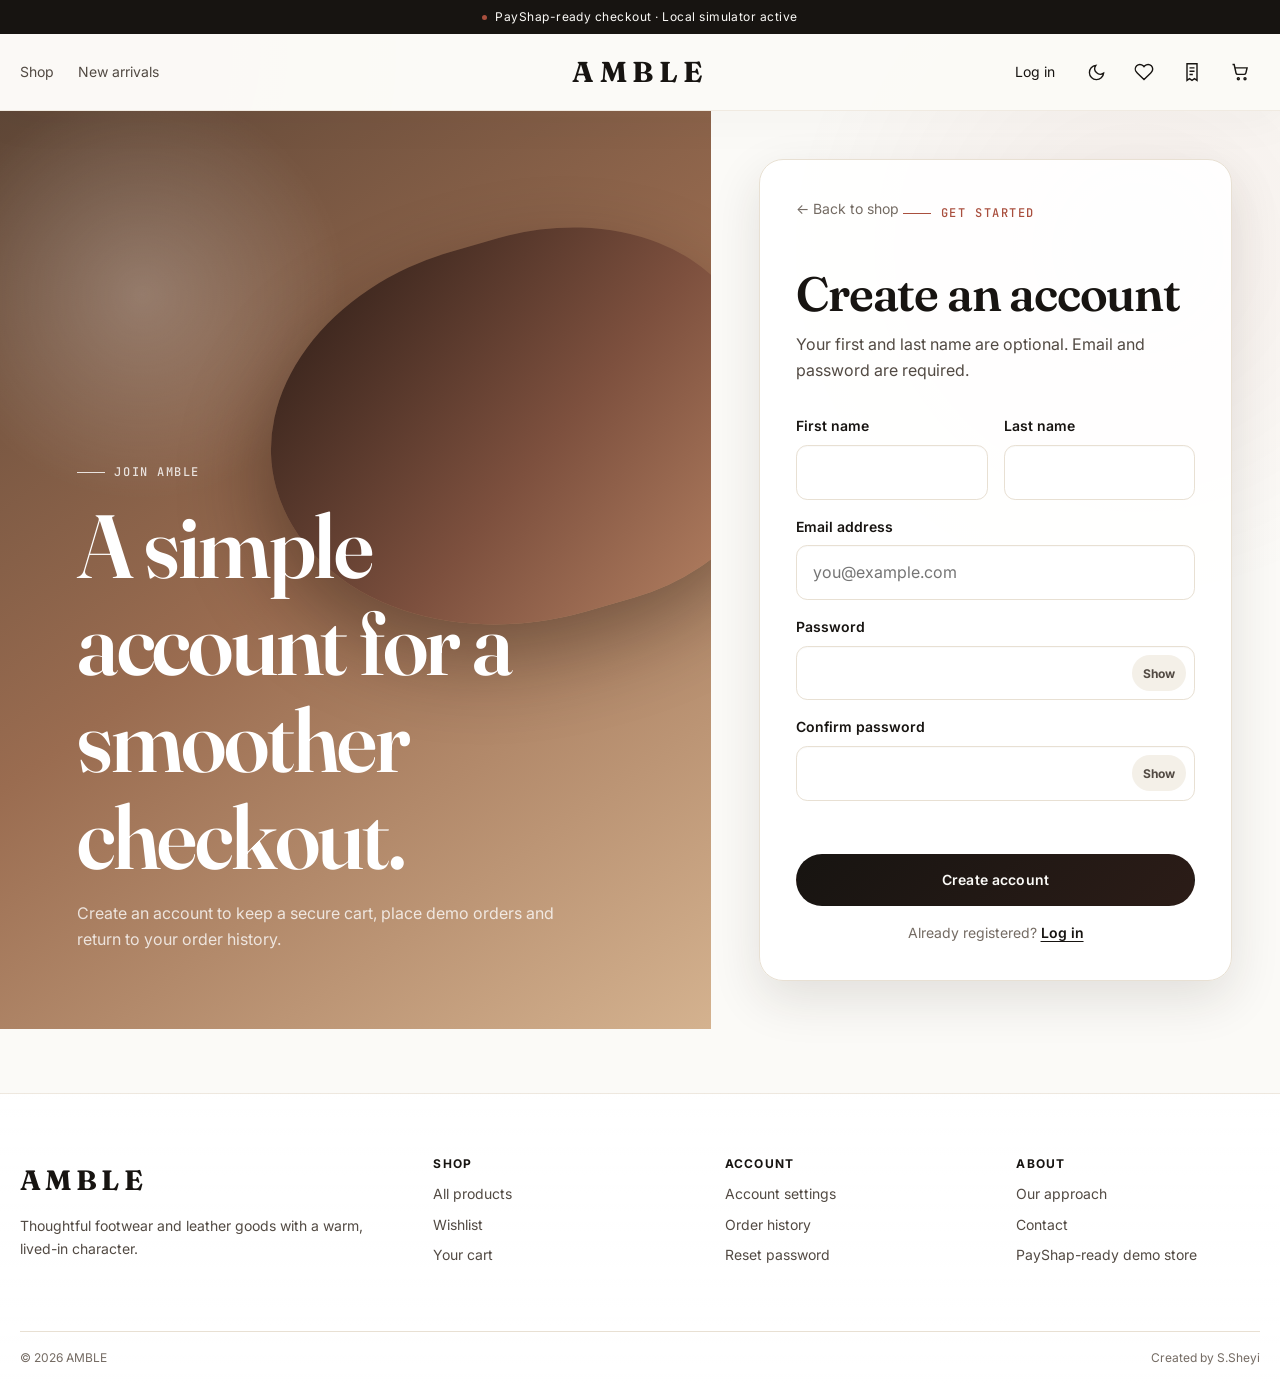
<file: register.html>
<!DOCTYPE html>
<html lang="en">
<head>
  <meta charset="UTF-8" />
  <meta name="viewport" content="width=device-width, initial-scale=1.0" />
  <meta name="description" content="Create an AMBLE customer account." />
  <title>Create an account — AMBLE</title>
  <script>
    (function () {
      var stored = localStorage.getItem("amble-theme");
      var theme = stored || (window.matchMedia("(prefers-color-scheme: dark)").matches ? "dark" : "light");
      document.documentElement.setAttribute("data-theme", theme);
    })();
  </script>
  <link rel="preconnect" href="https://fonts.googleapis.com" />
  <link rel="preconnect" href="https://fonts.gstatic.com" crossorigin />
  <link href="https://fonts.googleapis.com/css2?family=Fraunces:opsz,wght@9..144,500;9..144,600;9..144,700&family=Inter:wght@400;500;600;700&family=JetBrains+Mono:wght@400;500&display=swap" rel="stylesheet" />
  <link rel="stylesheet" href="css/tokens.css" />
  <link rel="stylesheet" href="css/base.css" />
  <link rel="stylesheet" href="css/components.css" />
  <link rel="stylesheet" href="css/polish.css" />
  <link rel="stylesheet" href="css/reliability.css" />
  <link rel="stylesheet" href="css/commerce.css" />
  <link rel="stylesheet" href="css/engagement.css" />
</head>
<body>
  <a class="skip-link" href="#main-content">Skip to content</a>
  <header id="site-nav"></header>

  <main class="auth-layout" id="main-content">
    <section class="auth-art" aria-hidden="true">
      <div class="auth-art__content">
        <p class="eyebrow" style="color:rgba(255,255,255,.82)">Join AMBLE</p>
        <h1 class="auth-art__title">A simple account for a smoother checkout.</h1>
        <p class="auth-art__copy">Create an account to keep a secure cart, place demo orders and return to your order history.</p>
      </div>
    </section>

    <section class="auth-panel" aria-labelledby="register-title">
      <div class="auth-card">
        <a class="auth-card__back" href="/index.html" aria-label="Back to shop">← Back to shop</a>
        <p class="eyebrow">Get started</p>
        <h1 class="auth-card__title" id="register-title">Create an account</h1>
        <p class="auth-card__intro">Your first and last name are optional. Email and password are required.</p>

        <form class="form" id="register-form">
          <div class="form-field form-field--split">
            <div class="form-field">
              <label for="first_name">First name</label>
              <input type="text" id="first_name" name="first_name" autocomplete="given-name" />
            </div>
            <div class="form-field">
              <label for="last_name">Last name</label>
              <input type="text" id="last_name" name="last_name" autocomplete="family-name" />
            </div>
          </div>
          <div class="form-field">
            <label for="email">Email address</label>
            <input type="email" id="email" name="email" autocomplete="email" placeholder="you@example.com" required />
          </div>
          <div class="form-field">
            <label for="password">Password</label>
            <div class="password-field">
              <input type="password" id="password" name="password" autocomplete="new-password" required />
              <button type="button" class="password-field__toggle" data-password-toggle="password" aria-label="Show password">Show</button>
            </div>
          </div>
          <div class="form-field">
            <label for="password_confirm">Confirm password</label>
            <div class="password-field">
              <input type="password" id="password_confirm" name="password_confirm" autocomplete="new-password" required />
              <button type="button" class="password-field__toggle" data-password-toggle="password_confirm" aria-label="Show password">Show</button>
            </div>
          </div>
          <p class="form-error" id="form-error" role="alert"></p>
          <button type="submit" class="btn btn--primary btn--block" id="submit-button">Create account</button>
          <p class="form-note">Already registered? <a href="/login.html">Log in</a></p>
        </form>
      </div>
    </section>
  </main>

  <footer id="site-footer"></footer>
  <script src="config.js"></script><script type="module" src="js/pages/register.js"></script>
</body>
</html>
</file>
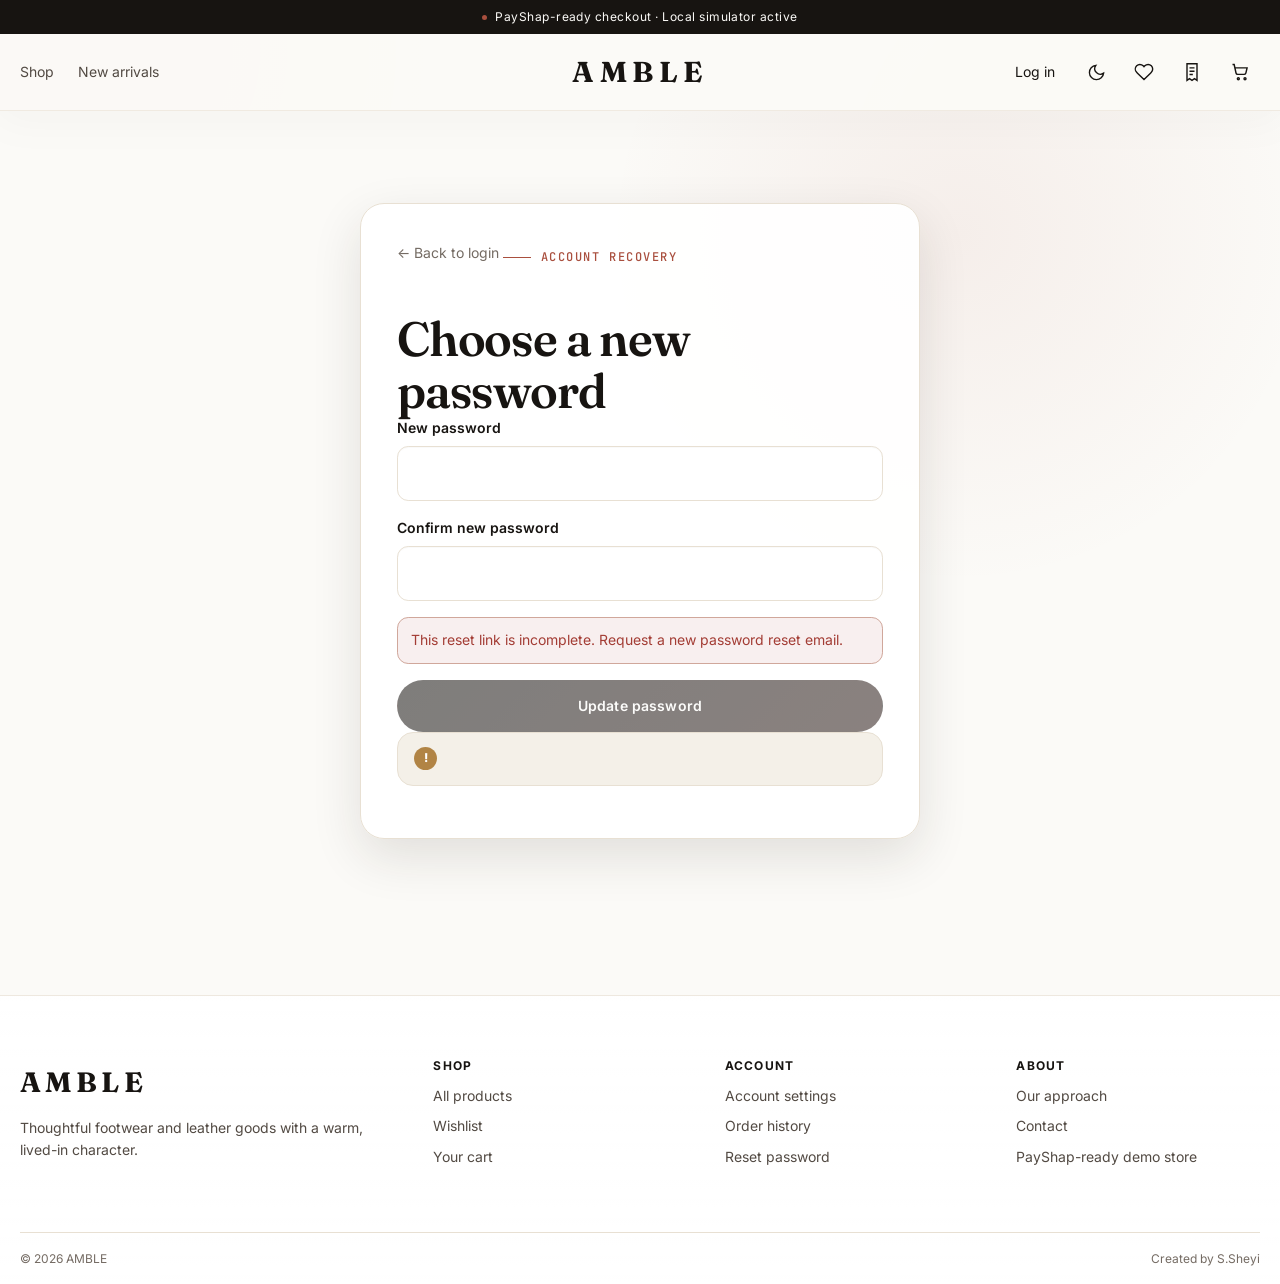
<file: reset-password.html>
<!DOCTYPE html>
<html lang="en">
<head>
  <meta charset="UTF-8" />
  <meta name="viewport" content="width=device-width, initial-scale=1.0" />
  <title>Choose a new password — AMBLE</title>
  <script>(function(){var s=localStorage.getItem("amble-theme");document.documentElement.setAttribute("data-theme",s||(matchMedia("(prefers-color-scheme: dark)").matches?"dark":"light"));})();</script>
  <link rel="preconnect" href="https://fonts.googleapis.com" />
  <link rel="preconnect" href="https://fonts.gstatic.com" crossorigin />
  <link href="https://fonts.googleapis.com/css2?family=Fraunces:opsz,wght@9..144,500;9..144,600;9..144,700&family=Inter:wght@400;500;600;700&family=JetBrains+Mono:wght@400;500&display=swap" rel="stylesheet" />
  <link rel="stylesheet" href="css/tokens.css" />
  <link rel="stylesheet" href="css/base.css" />
  <link rel="stylesheet" href="css/components.css" />
  <link rel="stylesheet" href="css/polish.css" />
  <link rel="stylesheet" href="css/reliability.css" />
  <link rel="stylesheet" href="css/commerce.css" />
  <link rel="stylesheet" href="css/engagement.css" />
</head>
<body>
  <a class="skip-link" href="#main-content">Skip to content</a>
  <header id="site-nav"></header>
  <main class="auth-panel account-page" id="main-content">
    <div class="auth-card">
      <a class="auth-card__back" href="/login.html">← Back to login</a>
      <p class="eyebrow">Account recovery</p>
      <h1 class="auth-card__title">Choose a new password</h1>
      <form class="form" id="reset-form">
        <div class="form-field">
          <label for="new_password">New password</label>
          <input id="new_password" name="new_password" type="password" autocomplete="new-password" required />
        </div>
        <div class="form-field">
          <label for="new_password_confirm">Confirm new password</label>
          <input id="new_password_confirm" name="new_password_confirm" type="password" autocomplete="new-password" required />
        </div>
        <p class="form-error" id="form-error" role="alert"></p>
        <button class="btn btn--primary btn--block" id="submit-button" type="submit">Update password</button>
      </form>
      <div class="reliability-alert" id="success-message" hidden tabindex="-1"></div>
    </div>
  </main>
  <footer id="site-footer"></footer>
  <script src="config.js"></script><script type="module" src="js/pages/reset-password.js"></script>
</body>
</html>
</file>
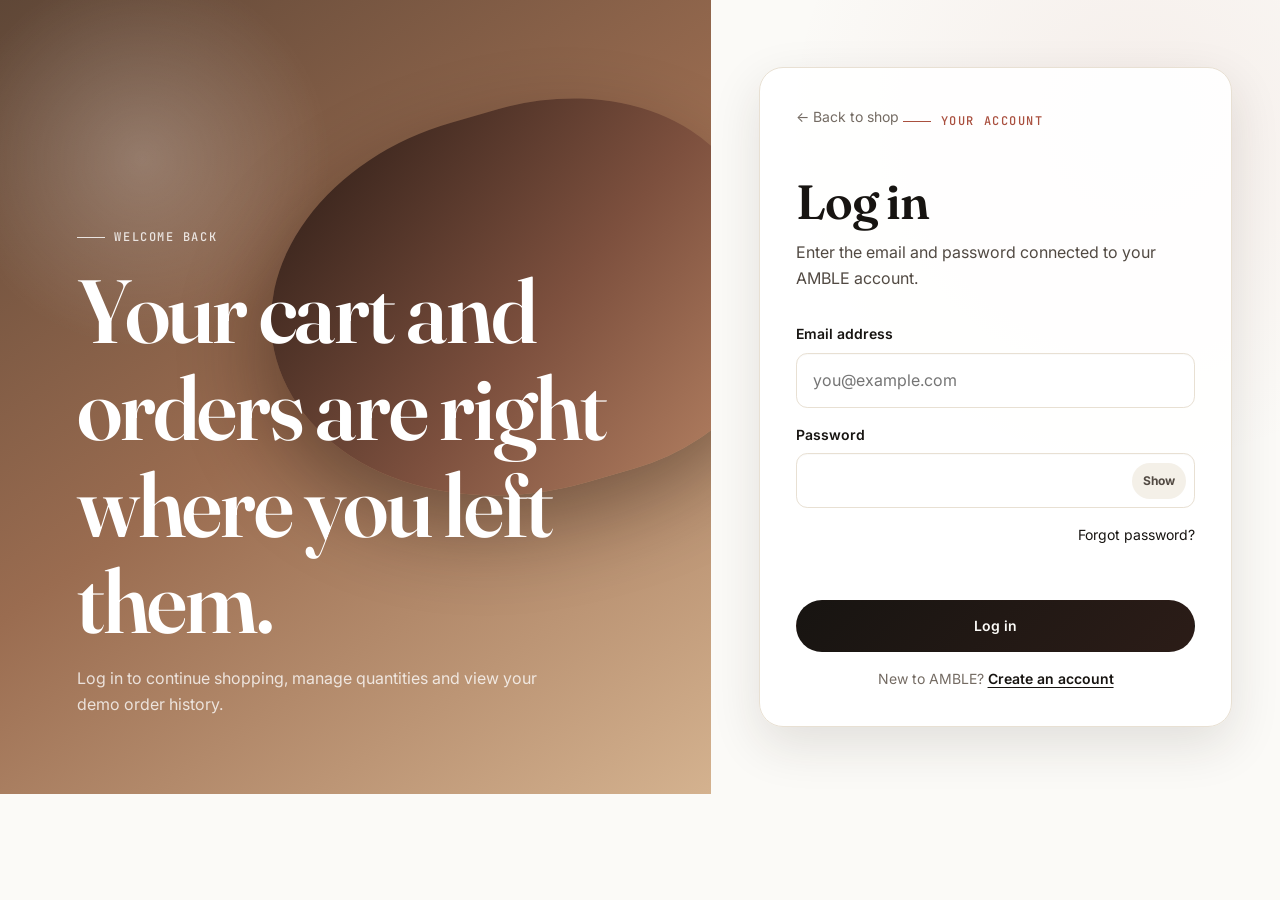
<file: wishlist.html>
<!doctype html><html lang="en"><head><meta charset="UTF-8"><meta name="viewport" content="width=device-width,initial-scale=1"><title>Wishlist — AMBLE</title><script>(function(){var s=localStorage.getItem("amble-theme");document.documentElement.setAttribute("data-theme",s||(matchMedia("(prefers-color-scheme: dark)").matches?"dark":"light"));})();</script><link rel="preconnect" href="https://fonts.googleapis.com"><link rel="preconnect" href="https://fonts.gstatic.com" crossorigin><link href="https://fonts.googleapis.com/css2?family=Fraunces:opsz,wght@9..144,500;9..144,600;9..144,700&family=Inter:wght@400;500;600;700&family=JetBrains+Mono:wght@400;500&display=swap" rel="stylesheet"><link rel="stylesheet" href="css/tokens.css"><link rel="stylesheet" href="css/base.css"><link rel="stylesheet" href="css/components.css"><link rel="stylesheet" href="css/polish.css"><link rel="stylesheet" href="css/reliability.css"><link rel="stylesheet" href="css/commerce.css"><link rel="stylesheet" href="css/engagement.css"></head><body><a class="skip-link" href="#main-content">Skip to content</a><header id="site-nav"></header><main class="container page-shell" id="main-content"><nav class="breadcrumbs"><a href="/index.html">Shop</a><span class="breadcrumbs__sep"></span><span>Wishlist</span></nav><div class="page-heading"><div><p class="page-heading__eyebrow">Saved for later</p><h1 class="page-title">Your wishlist</h1></div></div><div id="wishlist-container"><div class="skeleton skeleton-line" style="height:260px"></div></div></main><footer id="site-footer"></footer><script src="config.js"></script><script type="module" src="js/pages/wishlist.js"></script></body></html>
</file>
<file: css/tokens.css>
:root {
  --ink-950: #171411;
  --ink-800: #2e2924;
  --ink-650: #524a43;
  --ink-500: #746b63;
  --sand-50: #fbfaf7;
  --sand-100: #f4f0e8;
  --sand-200: #e8e0d3;
  --sand-300: #d5c8b7;
  --clay-500: #a94f3e;
  --clay-600: #8e3f31;
  --forest-500: #4f6954;
  --gold-500: #b18445;
  --white: #ffffff;

  --bg: var(--sand-50);
  --surface: var(--white);
  --surface-2: var(--sand-100);
  --surface-3: #eee7dc;
  --text: var(--ink-950);
  --text-soft: var(--ink-650);
  --text-muted: var(--ink-500);
  --border: var(--sand-200);
  --border-strong: var(--sand-300);
  --accent: var(--clay-500);
  --accent-hover: var(--clay-600);
  --positive: var(--forest-500);
  --warning: var(--gold-500);
  --danger: #a33c34;
  --focus: #2d69a8;
  --overlay: rgba(23, 20, 17, 0.45);

  --font-display: "Fraunces", ui-serif, Georgia, serif;
  --font-body: "Inter", ui-sans-serif, system-ui, -apple-system, BlinkMacSystemFont, "Segoe UI", sans-serif;
  --font-mono: "JetBrains Mono", ui-monospace, SFMono-Regular, Menlo, monospace;

  --text-xs: 0.75rem;
  --text-sm: 0.875rem;
  --text-base: 1rem;
  --text-lg: 1.125rem;
  --text-xl: 1.375rem;
  --text-2xl: 1.75rem;
  --text-3xl: clamp(2rem, 4vw, 3rem);
  --text-4xl: clamp(2.7rem, 7vw, 5.6rem);
  --text-5xl: clamp(3.3rem, 9vw, 7.5rem);

  --space-1: 0.25rem;
  --space-2: 0.5rem;
  --space-3: 0.75rem;
  --space-4: 1rem;
  --space-5: 1.5rem;
  --space-6: 2rem;
  --space-7: 3rem;
  --space-8: 4rem;
  --space-9: 6rem;
  --space-10: 8rem;

  --radius-sm: 0.35rem;
  --radius-md: 0.7rem;
  --radius-lg: 1rem;
  --radius-xl: 1.5rem;
  --radius-pill: 999px;

  --shadow-sm: 0 1px 2px rgba(38, 29, 22, 0.08), 0 8px 24px rgba(38, 29, 22, 0.04);
  --shadow-md: 0 18px 50px rgba(38, 29, 22, 0.12);
  --shadow-lg: 0 28px 80px rgba(38, 29, 22, 0.18);

  --container: 1240px;
  --transition-fast: 140ms ease;
  --transition-base: 240ms cubic-bezier(0.2, 0.7, 0.2, 1);
  --transition-slow: 500ms cubic-bezier(0.16, 1, 0.3, 1);
}

[data-theme="dark"] {
  --bg: #141210;
  --surface: #1c1916;
  --surface-2: #25211d;
  --surface-3: #302a25;
  --text: #f4eee4;
  --text-soft: #c6baab;
  --text-muted: #a79a8b;
  --border: #37312b;
  --border-strong: #4a4239;
  --accent: #d47863;
  --accent-hover: #e09280;
  --positive: #91ad91;
  --warning: #d2aa6a;
  --danger: #e07c73;
  --overlay: rgba(0, 0, 0, 0.62);
  --shadow-sm: 0 1px 2px rgba(0, 0, 0, 0.24), 0 10px 30px rgba(0, 0, 0, 0.14);
  --shadow-md: 0 18px 55px rgba(0, 0, 0, 0.35);
  --shadow-lg: 0 30px 90px rgba(0, 0, 0, 0.5);
}

@media (prefers-reduced-motion: reduce) {
  :root {
    --transition-fast: 0ms;
    --transition-base: 0ms;
    --transition-slow: 0ms;
  }
}
</file>
<file: css/base.css>
*,
*::before,
*::after {
  box-sizing: border-box;
}

html {
  color-scheme: light dark;
  scroll-behavior: smooth;
}

body {
  margin: 0;
  min-height: 100vh;
  background: var(--bg);
  color: var(--text);
  font-family: var(--font-body);
  font-size: var(--text-base);
  line-height: 1.6;
  -webkit-font-smoothing: antialiased;
  text-rendering: optimizeLegibility;
  transition: background-color var(--transition-base), color var(--transition-base);
}

body.menu-open {
  overflow: hidden;
}

img,
picture,
svg {
  display: block;
  max-width: 100%;
}

button,
input,
select,
textarea {
  font: inherit;
  color: inherit;
}

button {
  cursor: pointer;
}

button:disabled {
  cursor: not-allowed;
}

a {
  color: inherit;
  text-decoration: none;
}

h1,
h2,
h3,
h4,
p,
ul,
ol {
  margin: 0;
}

h1,
h2,
h3,
h4 {
  font-family: var(--font-display);
  font-weight: 600;
  line-height: 1.08;
  letter-spacing: -0.025em;
}

ul,
ol {
  padding: 0;
  list-style: none;
}

::selection {
  background: var(--accent);
  color: var(--white);
}

:focus {
  outline: none;
}

:focus-visible {
  outline: 2px solid var(--focus);
  outline-offset: 3px;
  border-radius: var(--radius-sm);
}

.container {
  width: min(100% - 2rem, var(--container));
  margin-inline: auto;
}

.page-shell {
  min-height: 65vh;
  padding-block: var(--space-7) var(--space-9);
}

.page-heading {
  display: flex;
  align-items: end;
  justify-content: space-between;
  gap: var(--space-5);
  margin-bottom: var(--space-7);
}

.page-heading__eyebrow,
.eyebrow {
  display: inline-flex;
  align-items: center;
  gap: 0.6rem;
  color: var(--accent);
  font-family: var(--font-mono);
  font-size: var(--text-xs);
  font-weight: 500;
  letter-spacing: 0.13em;
  text-transform: uppercase;
}

.page-heading__eyebrow::before,
.eyebrow::before {
  width: 1.75rem;
  height: 1px;
  background: currentColor;
  content: "";
}

.page-title {
  margin-top: var(--space-2);
  font-size: var(--text-3xl);
}

.page-subtitle {
  max-width: 42rem;
  color: var(--text-soft);
}

.visually-hidden {
  position: absolute;
  width: 1px;
  height: 1px;
  padding: 0;
  margin: -1px;
  overflow: hidden;
  clip: rect(0, 0, 0, 0);
  white-space: nowrap;
  border: 0;
}

.skip-link {
  position: fixed;
  top: 0.5rem;
  left: 0.5rem;
  z-index: 1000;
  padding: 0.7rem 1rem;
  border-radius: var(--radius-md);
  background: var(--text);
  color: var(--bg);
  transform: translateY(-140%);
  transition: transform var(--transition-fast);
}

.skip-link:focus {
  transform: translateY(0);
}

@media (max-width: 720px) {
  .container {
    width: min(100% - 1.25rem, var(--container));
  }

  .page-shell {
    padding-top: var(--space-5);
  }

  .page-heading {
    align-items: flex-start;
    flex-direction: column;
  }
}
</file>
<file: css/components.css>
/* Announcement + navigation */
.announcement {
  background: var(--text);
  color: var(--bg);
  font-size: var(--text-xs);
  letter-spacing: 0.04em;
  text-align: center;
}

.announcement__inner {
  display: flex;
  align-items: center;
  justify-content: center;
  gap: var(--space-2);
  min-height: 34px;
}

.announcement__dot {
  width: 5px;
  height: 5px;
  border-radius: 50%;
  background: var(--accent);
}

.site-header {
  position: sticky;
  top: 0;
  z-index: 50;
}

.nav {
  position: relative;
  border-bottom: 1px solid color-mix(in srgb, var(--border) 75%, transparent);
  background: color-mix(in srgb, var(--bg) 88%, transparent);
  backdrop-filter: blur(18px);
}

.nav__inner {
  display: grid;
  grid-template-columns: 1fr auto 1fr;
  align-items: center;
  min-height: 72px;
  gap: var(--space-5);
}

.nav__left,
.nav__actions {
  display: flex;
  align-items: center;
  gap: var(--space-2);
}

.nav__actions {
  justify-content: flex-end;
}

.nav__links {
  display: flex;
  align-items: center;
  gap: var(--space-5);
  font-size: var(--text-sm);
}

.nav__links a {
  position: relative;
  padding-block: var(--space-2);
  color: var(--text-soft);
  transition: color var(--transition-fast);
}

.nav__links a::after {
  position: absolute;
  right: 0;
  bottom: 0;
  left: 0;
  height: 1px;
  background: var(--accent);
  content: "";
  transform: scaleX(0);
  transform-origin: right;
  transition: transform var(--transition-base);
}

.nav__links a:hover,
.nav__links a[aria-current="page"] {
  color: var(--text);
}

.nav__links a:hover::after,
.nav__links a[aria-current="page"]::after {
  transform: scaleX(1);
  transform-origin: left;
}

.nav__wordmark {
  font-family: var(--font-display);
  font-size: 1.8rem;
  font-weight: 700;
  letter-spacing: 0.16em;
}

.icon-button,
.nav__account,
.menu-button {
  min-width: 40px;
  min-height: 40px;
  display: inline-flex;
  align-items: center;
  justify-content: center;
  border: 0;
  border-radius: var(--radius-pill);
  background: transparent;
  color: var(--text);
  transition: background var(--transition-fast), transform var(--transition-fast);
}

.icon-button:hover,
.nav__account:hover,
.menu-button:hover {
  background: var(--surface-2);
}

.icon-button:active,
.menu-button:active {
  transform: scale(0.96);
}

.nav__account {
  min-width: auto;
  padding-inline: var(--space-3);
  font-size: var(--text-sm);
}

.menu-button {
  display: none;
}

.cart-count {
  position: absolute;
  top: 1px;
  right: 1px;
  display: grid;
  min-width: 17px;
  height: 17px;
  place-items: center;
  padding-inline: 4px;
  border: 2px solid var(--bg);
  border-radius: var(--radius-pill);
  background: var(--accent);
  color: var(--white);
  font-family: var(--font-mono);
  font-size: 0.6rem;
  line-height: 1;
}

.icon-button {
  position: relative;
}

.cart-count[hidden] {
  display: none;
}

.mobile-menu {
  position: fixed;
  inset: 0;
  z-index: 60;
  visibility: hidden;
  opacity: 0;
  transition: opacity var(--transition-base), visibility var(--transition-base);
}

.mobile-menu[aria-hidden="false"] {
  visibility: visible;
  opacity: 1;
}

.mobile-menu__backdrop {
  position: absolute;
  inset: 0;
  border: 0;
  background: var(--overlay);
}

.mobile-menu__panel {
  position: absolute;
  top: 0;
  right: 0;
  width: min(88vw, 390px);
  height: 100%;
  padding: var(--space-5);
  background: var(--surface);
  box-shadow: var(--shadow-lg);
  transform: translateX(100%);
  transition: transform var(--transition-slow);
}

.mobile-menu[aria-hidden="false"] .mobile-menu__panel {
  transform: translateX(0);
}

.mobile-menu__head {
  display: flex;
  align-items: center;
  justify-content: space-between;
  padding-bottom: var(--space-5);
  border-bottom: 1px solid var(--border);
}

.mobile-menu__links {
  display: grid;
  gap: var(--space-2);
  margin-top: var(--space-5);
}

.mobile-menu__links a,
.mobile-menu__links button {
  display: flex;
  width: 100%;
  align-items: center;
  justify-content: space-between;
  padding: var(--space-4) 0;
  border: 0;
  border-bottom: 1px solid var(--border);
  background: transparent;
  font-family: var(--font-display);
  font-size: var(--text-xl);
  text-align: left;
}

/* Buttons */
.btn {
  display: inline-flex;
  min-height: 48px;
  align-items: center;
  justify-content: center;
  gap: var(--space-2);
  padding: 0.85rem 1.35rem;
  border: 1px solid transparent;
  border-radius: var(--radius-pill);
  font-size: var(--text-sm);
  font-weight: 600;
  letter-spacing: 0.01em;
  transition: transform var(--transition-fast), background var(--transition-fast), border-color var(--transition-fast), color var(--transition-fast), box-shadow var(--transition-fast);
}

.btn:hover {
  transform: translateY(-1px);
}

.btn:active {
  transform: translateY(0);
}

.btn--primary {
  background: var(--text);
  color: var(--bg);
  box-shadow: var(--shadow-sm);
}

.btn--primary:hover {
  background: var(--accent);
  color: var(--white);
}

.btn--accent {
  background: var(--accent);
  color: var(--white);
}

.btn--accent:hover {
  background: var(--accent-hover);
}

.btn--secondary {
  border-color: var(--border-strong);
  background: transparent;
  color: var(--text);
}

.btn--secondary:hover {
  border-color: var(--text);
  background: var(--surface);
}

.btn--ghost {
  min-height: 40px;
  padding-inline: var(--space-3);
  background: transparent;
  color: var(--text-soft);
}

.btn--ghost:hover {
  background: var(--surface-2);
  color: var(--text);
}

.btn--block {
  width: 100%;
}

.btn:disabled {
  opacity: 0.55;
  transform: none;
}

.link-arrow {
  display: inline-flex;
  align-items: center;
  gap: 0.5rem;
  font-size: var(--text-sm);
  font-weight: 600;
}

.link-arrow svg {
  transition: transform var(--transition-fast);
}

.link-arrow:hover svg {
  transform: translateX(4px);
}

/* Home hero */
.hero {
  padding-block: var(--space-5) var(--space-7);
}

.hero__panel {
  position: relative;
  display: grid;
  min-height: 650px;
  overflow: hidden;
  grid-template-columns: minmax(0, 1.05fr) minmax(420px, 0.95fr);
  border-radius: var(--radius-xl);
  background:
    radial-gradient(circle at 18% 22%, rgba(255,255,255,0.42), transparent 25%),
    linear-gradient(135deg, #d8c0a6 0%, #a9785e 45%, #4b3329 100%);
  color: #fffaf4;
  box-shadow: var(--shadow-md);
}

.hero__content {
  position: relative;
  z-index: 2;
  display: flex;
  max-width: 720px;
  flex-direction: column;
  align-items: flex-start;
  justify-content: flex-end;
  padding: clamp(2rem, 5vw, 5.5rem);
}

.hero__kicker {
  display: inline-flex;
  align-items: center;
  gap: 0.6rem;
  padding: 0.55rem 0.8rem;
  border: 1px solid rgba(255,255,255,0.28);
  border-radius: var(--radius-pill);
  background: rgba(21, 16, 12, 0.18);
  backdrop-filter: blur(10px);
  font-family: var(--font-mono);
  font-size: var(--text-xs);
  letter-spacing: 0.12em;
  text-transform: uppercase;
}

.hero__title {
  max-width: 9ch;
  margin-block: var(--space-5) var(--space-4);
  font-size: var(--text-5xl);
  letter-spacing: -0.05em;
}

.hero__copy {
  max-width: 34rem;
  color: rgba(255,250,244,0.82);
  font-size: var(--text-lg);
}

.hero__actions {
  display: flex;
  flex-wrap: wrap;
  gap: var(--space-3);
  margin-top: var(--space-6);
}

.hero__actions .btn--primary {
  background: #fffaf4;
  color: #21160f;
}

.hero__actions .btn--primary:hover {
  background: #fff;
}

.hero__actions .btn--secondary {
  border-color: rgba(255,255,255,0.35);
  color: #fff;
}

.hero__visual {
  position: relative;
  min-height: 500px;
}

.hero__shape {
  position: absolute;
  inset: 9% 9% 8% 0;
  overflow: hidden;
  border: 1px solid rgba(255,255,255,0.25);
  border-radius: 48% 48% 16% 16% / 34% 34% 18% 18%;
  background:
    linear-gradient(150deg, rgba(255,255,255,0.16), rgba(255,255,255,0.02)),
    repeating-linear-gradient(115deg, transparent 0 30px, rgba(255,255,255,0.05) 30px 31px);
  transform: rotate(4deg);
  box-shadow: inset 0 0 80px rgba(255,255,255,0.08), 0 40px 90px rgba(35,18,10,0.3);
}

.hero__shape::before,
.hero__shape::after {
  position: absolute;
  content: "";
}

.hero__shape::before {
  width: 72%;
  height: 68%;
  right: 8%;
  bottom: 10%;
  border-radius: 55% 45% 52% 48%;
  background: linear-gradient(145deg, #4b2f25 0%, #8e604d 46%, #c09575 100%);
  transform: rotate(-18deg);
  box-shadow: -24px 30px 60px rgba(38,19,11,0.35);
}

.hero__shape::after {
  width: 58%;
  height: 18%;
  right: 20%;
  bottom: 17%;
  border-radius: 50%;
  background: rgba(18,10,6,0.28);
  filter: blur(16px);
}

.hero__badge {
  position: absolute;
  z-index: 2;
  display: grid;
  width: 122px;
  height: 122px;
  place-items: center;
  border: 1px solid rgba(255,255,255,0.34);
  border-radius: 50%;
  background: rgba(255,255,255,0.12);
  backdrop-filter: blur(12px);
  font-family: var(--font-display);
  font-size: var(--text-lg);
  line-height: 1.1;
  text-align: center;
  transform: rotate(7deg);
}

.hero__badge--top {
  top: 8%;
  right: 5%;
}

.hero__badge--bottom {
  right: 39%;
  bottom: 6%;
  width: 92px;
  height: 92px;
  font-family: var(--font-mono);
  font-size: var(--text-xs);
  letter-spacing: 0.1em;
  text-transform: uppercase;
  transform: rotate(-8deg);
}

.value-strip {
  display: grid;
  grid-template-columns: repeat(3, 1fr);
  gap: 1px;
  overflow: hidden;
  margin-top: var(--space-5);
  border: 1px solid var(--border);
  border-radius: var(--radius-lg);
  background: var(--border);
}

.value-strip__item {
  display: flex;
  align-items: center;
  gap: var(--space-3);
  padding: var(--space-4) var(--space-5);
  background: var(--surface);
}

.value-strip__icon {
  display: grid;
  width: 38px;
  height: 38px;
  flex: 0 0 auto;
  place-items: center;
  border-radius: 50%;
  background: var(--surface-2);
  color: var(--accent);
}

.value-strip__title {
  font-weight: 600;
  line-height: 1.25;
}

.value-strip__copy {
  color: var(--text-muted);
  font-size: var(--text-xs);
}

/* Product catalog */
.catalog-section {
  padding-block: var(--space-9) var(--space-7);
}

.section-head {
  display: flex;
  align-items: end;
  justify-content: space-between;
  gap: var(--space-5);
  margin-bottom: var(--space-6);
}

.section-title {
  margin-top: var(--space-2);
  font-size: var(--text-3xl);
}

.section-copy {
  max-width: 36rem;
  color: var(--text-soft);
}

.catalog-toolbar {
  display: grid;
  grid-template-columns: minmax(0, 1fr) auto;
  align-items: center;
  gap: var(--space-4);
  padding-block: var(--space-4);
  border-block: 1px solid var(--border);
  margin-bottom: var(--space-6);
}

.chips {
  display: flex;
  flex-wrap: wrap;
  gap: var(--space-2);
}

.chip {
  min-height: 38px;
  padding: 0.55rem 0.95rem;
  border: 1px solid var(--border);
  border-radius: var(--radius-pill);
  background: transparent;
  color: var(--text-soft);
  font-size: var(--text-sm);
  transition: color var(--transition-fast), background var(--transition-fast), border-color var(--transition-fast);
}

.chip:hover {
  border-color: var(--text);
  color: var(--text);
}

.chip[aria-pressed="true"] {
  border-color: var(--text);
  background: var(--text);
  color: var(--bg);
}

.catalog-tools {
  display: flex;
  align-items: center;
  gap: var(--space-3);
}

.search {
  position: relative;
  display: block;
}

.search svg {
  position: absolute;
  top: 50%;
  left: 0.9rem;
  width: 17px;
  color: var(--text-muted);
  transform: translateY(-50%);
  pointer-events: none;
}

.search input,
.select-control {
  min-height: 42px;
  border: 1px solid var(--border);
  border-radius: var(--radius-pill);
  background: var(--surface);
  color: var(--text);
  font-size: var(--text-sm);
  transition: border-color var(--transition-fast), box-shadow var(--transition-fast);
}

.search input {
  width: min(260px, 30vw);
  padding: 0.7rem 1rem 0.7rem 2.55rem;
}

.select-control {
  padding: 0.65rem 2.2rem 0.65rem 1rem;
}

.search input:hover,
.search input:focus,
.select-control:hover,
.select-control:focus {
  border-color: var(--border-strong);
  box-shadow: 0 0 0 3px color-mix(in srgb, var(--accent) 12%, transparent);
}

.catalog-meta {
  display: flex;
  align-items: center;
  justify-content: space-between;
  margin-bottom: var(--space-4);
  color: var(--text-muted);
  font-size: var(--text-sm);
}

.product-grid {
  display: grid;
  grid-template-columns: repeat(4, minmax(0, 1fr));
  gap: var(--space-6) var(--space-4);
}

.product-card {
  position: relative;
  min-width: 0;
}

.product-card__media {
  position: relative;
  overflow: hidden;
  aspect-ratio: 4 / 5;
  border-radius: var(--radius-lg);
  background: var(--surface-2);
  box-shadow: inset 0 0 0 1px color-mix(in srgb, var(--border) 72%, transparent);
}

.product-card__media img {
  width: 100%;
  height: 100%;
  object-fit: cover;
  transition: transform var(--transition-slow), filter var(--transition-base);
}

.product-card:hover .product-card__media img {
  transform: scale(1.045);
}

.product-visual--empty {
  display: grid;
  place-items: center;
  background:
    radial-gradient(circle at 25% 20%, rgba(255,255,255,0.7), transparent 24%),
    linear-gradient(145deg, var(--surface-2), var(--surface-3));
}

.product-visual--empty::before {
  width: 52%;
  aspect-ratio: 1.6 / 1;
  border-radius: 50% 50% 38% 45%;
  background: linear-gradient(145deg, color-mix(in srgb, var(--accent) 55%, var(--surface)), color-mix(in srgb, var(--text) 72%, var(--surface)));
  box-shadow: -18px 20px 34px rgba(32,22,16,0.22);
  content: "";
  transform: rotate(-15deg);
}

.product-visual--empty::after {
  position: absolute;
  right: 0.9rem;
  bottom: 0.75rem;
  color: var(--text-muted);
  content: attr(data-label);
  font-family: var(--font-mono);
  font-size: 0.62rem;
  letter-spacing: 0.12em;
  text-transform: uppercase;
}

.product-card__badge {
  position: absolute;
  top: var(--space-3);
  left: var(--space-3);
  z-index: 2;
  padding: 0.35rem 0.6rem;
  border-radius: var(--radius-pill);
  background: color-mix(in srgb, var(--surface) 88%, transparent);
  color: var(--text);
  backdrop-filter: blur(10px);
  font-family: var(--font-mono);
  font-size: 0.64rem;
  letter-spacing: 0.08em;
  text-transform: uppercase;
}

.product-card__quick {
  position: absolute;
  right: var(--space-3);
  bottom: var(--space-3);
  left: var(--space-3);
  z-index: 2;
  min-height: 42px;
  border: 0;
  border-radius: var(--radius-pill);
  background: rgba(23,20,17,0.9);
  color: #fff;
  font-size: var(--text-sm);
  font-weight: 600;
  opacity: 0;
  transform: translateY(8px);
  transition: opacity var(--transition-base), transform var(--transition-base), background var(--transition-fast);
}

.product-card:hover .product-card__quick,
.product-card:focus-within .product-card__quick {
  opacity: 1;
  transform: translateY(0);
}

.product-card__quick:hover {
  background: var(--accent);
}

.product-card__body {
  padding-top: var(--space-3);
}

.product-card__topline {
  display: flex;
  align-items: start;
  justify-content: space-between;
  gap: var(--space-3);
}

.product-card__category {
  margin-bottom: 0.3rem;
  color: var(--text-muted);
  font-family: var(--font-mono);
  font-size: 0.67rem;
  letter-spacing: 0.08em;
  text-transform: uppercase;
}

.product-card__name {
  font-family: var(--font-body);
  font-size: var(--text-base);
  font-weight: 600;
  letter-spacing: -0.01em;
  line-height: 1.35;
}

.product-card__price {
  flex: 0 0 auto;
  font-family: var(--font-mono);
  font-size: var(--text-sm);
}

.product-card__stock {
  margin-top: 0.35rem;
  color: var(--positive);
  font-size: var(--text-xs);
}

.product-card__stock--out {
  color: var(--danger);
}

/* State and skeleton */
.state-message {
  display: grid;
  min-height: 280px;
  place-items: center;
  padding: var(--space-8) var(--space-4);
  text-align: center;
}

.state-message__inner {
  max-width: 33rem;
}

.state-message__icon {
  display: grid;
  width: 64px;
  height: 64px;
  place-items: center;
  margin: 0 auto var(--space-4);
  border-radius: 50%;
  background: var(--surface-2);
  color: var(--accent);
}

.state-message__title {
  margin-bottom: var(--space-2);
  font-family: var(--font-display);
  font-size: var(--text-2xl);
}

.state-message__copy {
  color: var(--text-soft);
}

.state-message__actions {
  display: flex;
  flex-wrap: wrap;
  justify-content: center;
  gap: var(--space-3);
  margin-top: var(--space-5);
}

.skeleton {
  position: relative;
  overflow: hidden;
  border-radius: var(--radius-md);
  background: var(--surface-2);
}

.skeleton::after {
  position: absolute;
  inset: 0;
  background: linear-gradient(90deg, transparent, color-mix(in srgb, var(--surface) 75%, transparent), transparent);
  content: "";
  transform: translateX(-100%);
  animation: shimmer 1.45s infinite;
}

@keyframes shimmer {
  to { transform: translateX(100%); }
}

.skeleton-card__image {
  aspect-ratio: 4 / 5;
  margin-bottom: var(--space-3);
  border-radius: var(--radius-lg);
}

.skeleton-line {
  height: 13px;
  margin-bottom: var(--space-2);
}

.skeleton-line--short { width: 42%; }

/* Breadcrumbs */
.breadcrumbs {
  display: flex;
  flex-wrap: wrap;
  align-items: center;
  gap: 0.55rem;
  padding-block: var(--space-4);
  color: var(--text-muted);
  font-size: var(--text-sm);
}

.breadcrumbs a {
  transition: color var(--transition-fast);
}

.breadcrumbs a:hover { color: var(--text); }
.breadcrumbs [aria-current="page"] { color: var(--text-soft); }

.breadcrumbs__sep {
  width: 4px;
  height: 4px;
  border-radius: 50%;
  background: var(--border-strong);
}

/* Product detail */
.product-detail {
  display: grid;
  grid-template-columns: minmax(0, 1.15fr) minmax(360px, 0.85fr);
  gap: clamp(2rem, 6vw, 6rem);
  padding-block: var(--space-4) var(--space-9);
}

.product-gallery {
  display: grid;
  grid-template-columns: 84px minmax(0, 1fr);
  gap: var(--space-3);
  align-self: start;
}

.product-gallery--single {
  grid-template-columns: minmax(0, 1fr);
}

.product-gallery__thumbs {
  display: flex;
  flex-direction: column;
  gap: var(--space-2);
}

.product-gallery__thumb {
  overflow: hidden;
  width: 84px;
  aspect-ratio: 1;
  padding: 0;
  border: 1px solid var(--border);
  border-radius: var(--radius-md);
  background: var(--surface-2);
  opacity: 0.72;
  transition: opacity var(--transition-fast), border-color var(--transition-fast);
}

.product-gallery__thumb:hover,
.product-gallery__thumb[aria-current="true"] {
  border-color: var(--text);
  opacity: 1;
}

.product-gallery__thumb img {
  width: 100%;
  height: 100%;
  object-fit: cover;
}

.product-gallery__main {
  position: relative;
  overflow: hidden;
  aspect-ratio: 4 / 5;
  border-radius: var(--radius-xl);
  background: var(--surface-2);
}

.product-gallery__main img {
  width: 100%;
  height: 100%;
  object-fit: contain;
}

.product-info {
  align-self: start;
  padding-top: var(--space-3);
}

.product-info__category {
  color: var(--accent);
  font-family: var(--font-mono);
  font-size: var(--text-xs);
  letter-spacing: 0.12em;
  text-transform: uppercase;
}

.product-info__title {
  margin-block: var(--space-3) var(--space-4);
  font-size: var(--text-3xl);
}

.product-info__price {
  font-family: var(--font-mono);
  font-size: var(--text-xl);
}

.product-info__status {
  display: inline-flex;
  align-items: center;
  gap: 0.45rem;
  margin-top: var(--space-3);
  color: var(--positive);
  font-size: var(--text-sm);
}

.product-info__status::before {
  width: 7px;
  height: 7px;
  border-radius: 50%;
  background: currentColor;
  content: "";
}

.product-info__status--out { color: var(--danger); }

.product-info__description {
  margin-block: var(--space-6);
  color: var(--text-soft);
  line-height: 1.8;
}

.product-buybox {
  padding: var(--space-5);
  border: 1px solid var(--border);
  border-radius: var(--radius-lg);
  background: var(--surface);
  box-shadow: var(--shadow-sm);
}

.product-buybox__label {
  margin-bottom: var(--space-3);
  font-size: var(--text-sm);
  font-weight: 600;
}

.product-buybox__row {
  display: grid;
  grid-template-columns: auto 1fr;
  gap: var(--space-3);
}

.stepper {
  display: inline-grid;
  grid-template-columns: 42px 48px 42px;
  align-items: center;
  overflow: hidden;
  border: 1px solid var(--border-strong);
  border-radius: var(--radius-pill);
  background: var(--surface);
}

.stepper button {
  width: 42px;
  height: 46px;
  border: 0;
  background: transparent;
  font-size: var(--text-lg);
  transition: background var(--transition-fast);
}

.stepper button:hover { background: var(--surface-2); }

.stepper input {
  width: 48px;
  height: 46px;
  padding: 0;
  border: 0;
  background: transparent;
  font-family: var(--font-mono);
  text-align: center;
  appearance: textfield;
}

.stepper input::-webkit-outer-spin-button,
.stepper input::-webkit-inner-spin-button { appearance: none; margin: 0; }

.product-perks {
  display: grid;
  gap: var(--space-3);
  margin-top: var(--space-4);
  color: var(--text-soft);
  font-size: var(--text-sm);
}

.product-perks li {
  display: flex;
  align-items: center;
  gap: var(--space-2);
}

.product-perks svg { color: var(--positive); }

.product-accordions {
  margin-top: var(--space-5);
  border-top: 1px solid var(--border);
}

.product-accordions details {
  border-bottom: 1px solid var(--border);
}

.product-accordions summary {
  display: flex;
  align-items: center;
  justify-content: space-between;
  padding-block: var(--space-4);
  cursor: pointer;
  font-weight: 600;
  list-style: none;
}

.product-accordions summary::-webkit-details-marker { display: none; }

.product-accordions summary::after {
  content: "+";
  font-size: var(--text-lg);
  font-weight: 400;
}

.product-accordions details[open] summary::after { content: "−"; }

.product-accordions p {
  padding: 0 0 var(--space-4);
  color: var(--text-soft);
  font-size: var(--text-sm);
}

/* Forms and auth */
.form {
  display: grid;
  gap: var(--space-4);
}

.form-field {
  display: grid;
  gap: 0.45rem;
}

.form-field--split {
  display: grid;
  grid-template-columns: 1fr 1fr;
  gap: var(--space-4);
}

.form-field label,
.form-label {
  font-size: var(--text-sm);
  font-weight: 600;
}

.form-field input,
.form-field select,
.form-field textarea {
  width: 100%;
  min-height: 50px;
  padding: 0.85rem 1rem;
  border: 1px solid var(--border);
  border-radius: var(--radius-md);
  background: var(--surface);
  transition: border-color var(--transition-fast), box-shadow var(--transition-fast), background var(--transition-fast);
}

.form-field textarea {
  min-height: 110px;
  resize: vertical;
}

.form-field input:hover,
.form-field select:hover,
.form-field textarea:hover {
  border-color: var(--border-strong);
}

.form-field input:focus,
.form-field select:focus,
.form-field textarea:focus {
  border-color: var(--accent);
  box-shadow: 0 0 0 3px color-mix(in srgb, var(--accent) 14%, transparent);
}

.input-wrap {
  position: relative;
}

.input-wrap input { padding-right: 3.25rem; }

.input-action {
  position: absolute;
  top: 50%;
  right: 0.55rem;
  display: grid;
  width: 38px;
  height: 38px;
  place-items: center;
  border: 0;
  border-radius: 50%;
  background: transparent;
  color: var(--text-muted);
  transform: translateY(-50%);
}

.input-action:hover { background: var(--surface-2); color: var(--text); }

.password-field {
  position: relative;
}

.password-field input {
  padding-right: 4.5rem;
}

.password-field__toggle {
  position: absolute;
  top: 50%;
  right: 0.55rem;
  min-width: 3.2rem;
  min-height: 36px;
  padding-inline: 0.7rem;
  border: 0;
  border-radius: var(--radius-pill);
  background: var(--surface-2);
  color: var(--text-soft);
  font-size: var(--text-xs);
  font-weight: 700;
  transform: translateY(-50%);
}

.password-field__toggle:hover {
  background: var(--surface-3);
  color: var(--text);
}

.form-error {
  min-height: 1.35rem;
  color: var(--danger);
  font-size: var(--text-sm);
}

.form-note {
  color: var(--text-muted);
  font-size: var(--text-sm);
  text-align: center;
}

.form-note a {
  color: var(--text);
  font-weight: 600;
  text-decoration: underline;
  text-underline-offset: 3px;
}

.auth-layout {
  display: grid;
  min-height: calc(100vh - 106px);
  grid-template-columns: minmax(0, 1fr) minmax(480px, 0.8fr);
}

.auth-art {
  position: relative;
  display: flex;
  overflow: hidden;
  min-height: 680px;
  flex-direction: column;
  justify-content: flex-end;
  padding: clamp(2rem, 6vw, 5rem);
  background:
    radial-gradient(circle at 20% 20%, rgba(255,255,255,0.22), transparent 22%),
    linear-gradient(145deg, #5f4737 0%, #9a6c50 48%, #d4b28f 100%);
  color: #fff;
}

.auth-art::before {
  position: absolute;
  top: 14%;
  right: -8%;
  width: 70%;
  aspect-ratio: 1.3;
  border-radius: 52% 48% 41% 59%;
  background: linear-gradient(145deg, #2c1c16, #7d503e 55%, #b98565);
  box-shadow: -20px 30px 80px rgba(25,12,7,0.38);
  content: "";
  transform: rotate(-16deg);
}

.auth-art__content {
  position: relative;
  z-index: 2;
  max-width: 35rem;
}

.auth-art__title {
  margin-block: var(--space-4);
  font-size: var(--text-4xl);
}

.auth-art__copy {
  max-width: 30rem;
  color: rgba(255,255,255,0.78);
}

.auth-panel {
  display: grid;
  place-items: center;
  padding: var(--space-7);
  background: var(--bg);
}

.auth-card {
  width: min(100%, 460px);
}

.auth-card__back {
  display: inline-flex;
  align-items: center;
  gap: 0.45rem;
  margin-bottom: var(--space-7);
  color: var(--text-muted);
  font-size: var(--text-sm);
}

.auth-card__back:hover { color: var(--text); }

.auth-card__title {
  font-size: var(--text-3xl);
}

.auth-card__intro {
  margin-block: var(--space-3) var(--space-6);
  color: var(--text-soft);
}

/* Cart */
.cart-layout {
  display: grid;
  grid-template-columns: minmax(0, 1fr) 360px;
  gap: clamp(2rem, 5vw, 5rem);
  align-items: start;
}

.cart-lines {
  border-top: 1px solid var(--border);
}

.cart-line {
  position: relative;
  display: grid;
  grid-template-columns: 112px minmax(0, 1fr) auto;
  gap: var(--space-4);
  padding-block: var(--space-5);
  border-bottom: 1px solid var(--border);
}

.cart-line__image {
  position: relative;
  overflow: hidden;
  width: 112px;
  aspect-ratio: 1;
  border-radius: var(--radius-md);
  background: var(--surface-2);
}

.cart-line__image img {
  width: 100%;
  height: 100%;
  object-fit: contain;
}

.cart-line__body {
  display: flex;
  min-width: 0;
  flex-direction: column;
  align-items: flex-start;
}

.cart-line__category {
  color: var(--text-muted);
  font-family: var(--font-mono);
  font-size: 0.65rem;
  letter-spacing: 0.09em;
  text-transform: uppercase;
}

.cart-line__name {
  margin-top: 0.25rem;
  font-family: var(--font-display);
  font-size: var(--text-lg);
  font-weight: 600;
}

.cart-line__price {
  margin-top: 0.2rem;
  color: var(--text-muted);
  font-family: var(--font-mono);
  font-size: var(--text-sm);
}

.cart-line__controls {
  display: flex;
  align-items: center;
  gap: var(--space-3);
  margin-top: auto;
  padding-top: var(--space-3);
}

.cart-line__remove {
  border: 0;
  background: transparent;
  color: var(--text-muted);
  font-size: var(--text-sm);
  text-decoration: underline;
  text-underline-offset: 3px;
}

.cart-line__remove:hover { color: var(--danger); }

.cart-line__subtotal {
  font-family: var(--font-mono);
  font-size: var(--text-sm);
  font-weight: 500;
}

.order-summary {
  position: sticky;
  top: 104px;
  padding: var(--space-5);
  border: 1px solid var(--border);
  border-radius: var(--radius-lg);
  background: var(--surface);
  box-shadow: var(--shadow-sm);
}

.order-summary__title {
  margin-bottom: var(--space-5);
  font-size: var(--text-xl);
}

.summary-row {
  display: flex;
  align-items: baseline;
  justify-content: space-between;
  gap: var(--space-3);
  padding-block: 0.6rem;
  color: var(--text-soft);
  font-size: var(--text-sm);
}

.summary-row--total {
  margin-top: var(--space-3);
  padding-top: var(--space-4);
  border-top: 1px solid var(--border);
  color: var(--text);
  font-family: var(--font-display);
  font-size: var(--text-xl);
  font-weight: 600;
}

.summary-note {
  margin-block: var(--space-4);
  padding: var(--space-3);
  border-radius: var(--radius-md);
  background: var(--surface-2);
  color: var(--text-soft);
  font-size: var(--text-xs);
}

.progress {
  overflow: hidden;
  height: 5px;
  margin-top: var(--space-2);
  border-radius: var(--radius-pill);
  background: var(--border);
}

.progress__bar {
  width: 100%;
  height: 100%;
  border-radius: inherit;
  background: var(--positive);
}

/* Checkout */
.checkout-layout {
  display: grid;
  grid-template-columns: minmax(0, 1fr) 390px;
  gap: clamp(2rem, 5vw, 5rem);
  align-items: start;
}

.checkout-card {
  padding: clamp(1.25rem, 3vw, 2rem);
  border: 1px solid var(--border);
  border-radius: var(--radius-lg);
  background: var(--surface);
}

.checkout-card__head {
  display: flex;
  align-items: center;
  gap: var(--space-3);
  margin-bottom: var(--space-6);
}

.checkout-card__step {
  display: grid;
  width: 32px;
  height: 32px;
  place-items: center;
  border-radius: 50%;
  background: var(--text);
  color: var(--bg);
  font-family: var(--font-mono);
  font-size: var(--text-xs);
}

.checkout-card__title { font-size: var(--text-xl); }

.checkout-items {
  display: grid;
  gap: var(--space-4);
  margin-bottom: var(--space-4);
}

.checkout-item {
  display: grid;
  grid-template-columns: 64px minmax(0, 1fr) auto;
  gap: var(--space-3);
  align-items: center;
}

.checkout-item__image {
  position: relative;
  overflow: hidden;
  width: 64px;
  aspect-ratio: 1;
  border-radius: var(--radius-md);
  background: var(--surface-2);
}

.checkout-item__image img { width: 100%; height: 100%; object-fit: cover; }
.checkout-item__name { font-weight: 600; line-height: 1.35; }
.checkout-item__meta { color: var(--text-muted); font-size: var(--text-xs); }
.checkout-item__price { font-family: var(--font-mono); font-size: var(--text-sm); }

.secure-note {
  display: flex;
  gap: var(--space-2);
  margin-top: var(--space-4);
  color: var(--text-muted);
  font-size: var(--text-xs);
}

.confirmation-card {
  max-width: 720px;
  margin: var(--space-8) auto;
  padding: clamp(2rem, 6vw, 4rem);
  border: 1px solid var(--border);
  border-radius: var(--radius-xl);
  background: var(--surface);
  box-shadow: var(--shadow-md);
  text-align: center;
}

.confirmation-card__icon {
  display: grid;
  width: 76px;
  height: 76px;
  place-items: center;
  margin: 0 auto var(--space-5);
  border-radius: 50%;
  background: color-mix(in srgb, var(--positive) 16%, transparent);
  color: var(--positive);
}

.confirmation-card__title { font-size: var(--text-3xl); }
.confirmation-card__copy { margin-top: var(--space-3); color: var(--text-soft); }
.confirmation-card__number { margin-top: var(--space-5); font-family: var(--font-mono); }
.confirmation-card__actions { display: flex; justify-content: center; flex-wrap: wrap; gap: var(--space-3); margin-top: var(--space-6); }

/* Orders */
.orders-list {
  display: grid;
  gap: var(--space-4);
}

.order-card {
  overflow: hidden;
  border: 1px solid var(--border);
  border-radius: var(--radius-lg);
  background: var(--surface);
  transition: border-color var(--transition-fast), box-shadow var(--transition-fast);
}

.order-card:hover {
  border-color: var(--border-strong);
  box-shadow: var(--shadow-sm);
}

.order-card__header {
  display: grid;
  grid-template-columns: 1fr auto;
  align-items: center;
  gap: var(--space-4);
  padding: var(--space-5);
}

.order-card__eyebrow {
  color: var(--text-muted);
  font-family: var(--font-mono);
  font-size: var(--text-xs);
  letter-spacing: 0.08em;
  text-transform: uppercase;
}

.order-card__id {
  margin-top: 0.2rem;
  font-family: var(--font-display);
  font-size: var(--text-xl);
}

.order-card__meta {
  margin-top: 0.3rem;
  color: var(--text-muted);
  font-size: var(--text-sm);
}

.status-badge {
  display: inline-flex;
  align-items: center;
  gap: 0.45rem;
  padding: 0.42rem 0.7rem;
  border-radius: var(--radius-pill);
  background: var(--surface-2);
  font-family: var(--font-mono);
  font-size: 0.68rem;
  letter-spacing: 0.07em;
  text-transform: uppercase;
}

.status-badge::before {
  width: 7px;
  height: 7px;
  border-radius: 50%;
  background: currentColor;
  content: "";
}

.status-badge--processing,
.status-badge--pending { color: var(--warning); }
.status-badge--completed,
.status-badge--delivered,
.status-badge--paid { color: var(--positive); }
.status-badge--cancelled,
.status-badge--failed { color: var(--danger); }
.status-badge--shipped { color: var(--focus); }

.order-card__items {
  border-top: 1px solid var(--border);
}

.order-card__items summary {
  display: flex;
  align-items: center;
  justify-content: space-between;
  padding: var(--space-4) var(--space-5);
  color: var(--text-soft);
  cursor: pointer;
  font-size: var(--text-sm);
  list-style: none;
}

.order-card__items summary::-webkit-details-marker { display: none; }
.order-card__items summary::after { content: "+"; font-size: var(--text-lg); }
.order-card__items[open] summary::after { content: "−"; }

.order-lines { padding: 0 var(--space-5) var(--space-4); }

.order-line {
  display: flex;
  justify-content: space-between;
  gap: var(--space-4);
  padding-block: var(--space-3);
  border-top: 1px solid var(--border);
  font-size: var(--text-sm);
}

.order-line__name { color: var(--text-soft); }
.order-line__price { font-family: var(--font-mono); }

/* Footer */
.footer {
  margin-top: var(--space-8);
  border-top: 1px solid var(--border);
  background: var(--surface);
}

.footer__grid {
  display: grid;
  grid-template-columns: 1.5fr repeat(3, 1fr);
  gap: var(--space-7);
  padding-block: var(--space-8);
}

.footer__brand {
  font-family: var(--font-display);
  font-size: var(--text-2xl);
  font-weight: 700;
  letter-spacing: 0.12em;
}

.footer__copy {
  max-width: 23rem;
  margin-top: var(--space-3);
  color: var(--text-soft);
  font-size: var(--text-sm);
}

.footer__title {
  margin-bottom: var(--space-3);
  font-family: var(--font-body);
  font-size: var(--text-xs);
  font-weight: 700;
  letter-spacing: 0.1em;
  text-transform: uppercase;
}

.footer__links {
  display: grid;
  gap: var(--space-2);
  color: var(--text-soft);
  font-size: var(--text-sm);
}

.footer__links a:hover { color: var(--text); }

.footer__bottom {
  display: flex;
  justify-content: space-between;
  gap: var(--space-4);
  padding-block: var(--space-4);
  border-top: 1px solid var(--border);
  color: var(--text-muted);
  font-size: var(--text-xs);
}

/* Toasts */
.toast-container {
  position: fixed;
  right: var(--space-5);
  bottom: var(--space-5);
  z-index: 100;
  display: grid;
  width: min(360px, calc(100vw - 2rem));
  gap: var(--space-2);
}

.toast {
  display: flex;
  align-items: center;
  gap: var(--space-3);
  padding: var(--space-3) var(--space-4);
  border: 1px solid color-mix(in srgb, var(--border) 50%, transparent);
  border-radius: var(--radius-md);
  background: var(--text);
  color: var(--bg);
  box-shadow: var(--shadow-md);
  font-size: var(--text-sm);
  opacity: 0;
  transform: translateY(10px);
  transition: opacity var(--transition-base), transform var(--transition-base);
}

.toast::before {
  display: grid;
  width: 22px;
  height: 22px;
  flex: 0 0 auto;
  place-items: center;
  border-radius: 50%;
  background: var(--positive);
  color: #fff;
  content: "✓";
  font-size: 0.72rem;
}

.toast--visible { opacity: 1; transform: translateY(0); }
.toast--error::before { background: var(--danger); content: "!"; }

/* Responsive */
@media (max-width: 1040px) {
  .product-grid { grid-template-columns: repeat(3, minmax(0, 1fr)); }
  .hero__panel { grid-template-columns: 1fr 0.8fr; min-height: 590px; }
  .cart-layout, .checkout-layout { grid-template-columns: minmax(0, 1fr) 330px; gap: var(--space-6); }
  .auth-layout { grid-template-columns: 0.85fr minmax(430px, 1fr); }
}

@media (max-width: 820px) {
  .announcement { display: none; }
  .nav__inner { grid-template-columns: 1fr auto 1fr; min-height: 64px; }
  .nav__links, .nav__account, .nav__orders { display: none; }
  .menu-button { display: inline-flex; }
  .nav__left { justify-content: flex-start; }

  .hero { padding-top: var(--space-3); }
  .hero__panel { grid-template-columns: 1fr; min-height: 720px; }
  .hero__content { justify-content: flex-end; min-height: 480px; padding: var(--space-6); }
  .hero__visual { position: absolute; inset: 0; opacity: 0.55; }
  .hero__shape { inset: 7% -12% 17% 36%; }
  .hero__badge--top { top: 8%; right: 5%; }
  .hero__badge--bottom { right: auto; bottom: 5%; left: 6%; }
  .value-strip { grid-template-columns: 1fr; }

  .catalog-toolbar { grid-template-columns: 1fr; }
  .catalog-tools { justify-content: space-between; }
  .search { flex: 1; }
  .search input { width: 100%; }
  .product-grid { grid-template-columns: repeat(2, minmax(0, 1fr)); }
  .product-card__quick { opacity: 1; transform: none; }

  .product-detail { grid-template-columns: 1fr; gap: var(--space-6); }
  .product-gallery { grid-template-columns: 1fr; }
  .product-gallery__thumbs { order: 2; flex-direction: row; overflow-x: auto; }
  .product-gallery__thumb { flex: 0 0 72px; width: 72px; }

  .cart-layout, .checkout-layout { grid-template-columns: 1fr; }
  .order-summary { position: static; }

  .auth-layout { grid-template-columns: 1fr; }
  .auth-art { display: none; }
  .auth-panel { min-height: calc(100vh - 64px); padding: var(--space-5); }

  .footer__grid { grid-template-columns: 1fr 1fr; }
}

@media (max-width: 560px) {
  .hero__panel { min-height: 650px; border-radius: var(--radius-lg); }
  .hero__title { font-size: clamp(3.2rem, 17vw, 5.3rem); }
  .hero__copy { font-size: var(--text-base); }
  .hero__actions { width: 100%; }
  .hero__actions .btn { flex: 1; }

  .section-head { align-items: flex-start; flex-direction: column; }
  .catalog-section { padding-top: var(--space-7); }
  .catalog-tools { align-items: stretch; flex-direction: column; }
  .product-grid { gap: var(--space-5) var(--space-2); }
  .product-card__media { border-radius: var(--radius-md); }
  .product-card__quick { right: var(--space-2); bottom: var(--space-2); left: var(--space-2); min-height: 38px; font-size: var(--text-xs); }
  .product-card__topline { display: block; }
  .product-card__price { margin-top: 0.25rem; }
  .product-card__name { font-size: var(--text-sm); }

  .product-buybox__row { grid-template-columns: 1fr; }
  .stepper { width: 100%; grid-template-columns: 1fr 48px 1fr; }
  .stepper button { width: 100%; }

  .form-field--split { grid-template-columns: 1fr; }

  .cart-line { grid-template-columns: 82px minmax(0, 1fr); }
  .cart-line__image { width: 82px; }
  .cart-line__subtotal { position: absolute; top: var(--space-5); right: 0; }
  .cart-line__body { padding-right: 4.8rem; }
  .cart-line__controls { flex-wrap: wrap; }
  .cart-line .stepper { width: auto; grid-template-columns: 36px 40px 36px; }
  .cart-line .stepper button { width: 36px; height: 38px; }
  .cart-line .stepper input { width: 40px; height: 38px; }

  .order-card__header { align-items: start; grid-template-columns: 1fr; }
  .checkout-item { grid-template-columns: 54px minmax(0, 1fr) auto; }
  .checkout-item__image { width: 54px; }

  .footer__grid { grid-template-columns: 1fr; padding-block: var(--space-7); }
  .footer__bottom { flex-direction: column; }
  .toast-container { right: 0.75rem; bottom: 0.75rem; width: calc(100vw - 1.5rem); }
}

@media (prefers-reduced-motion: reduce) {
  .skeleton::after { animation: none; }
  .product-card__media img, .hero__shape, .mobile-menu__panel { transition: none; }
}
.product-card__media-link {
  position: absolute;
  inset: 0;
  z-index: 1;
}

.product-card__media-link img {
  width: 100%;
  height: 100%;
}
</file>
<file: css/polish.css>
/*
  AMBLE visual polish layer
  This file intentionally overrides existing component styles without changing
  API calls, authentication, cart logic, checkout logic, or page structure.
*/

body {
  background:
    radial-gradient(circle at 8% 4%, color-mix(in srgb, var(--accent) 6%, transparent), transparent 26rem),
    radial-gradient(circle at 92% 18%, color-mix(in srgb, var(--warning) 6%, transparent), transparent 30rem),
    var(--bg);
}

.site-header {
  filter: drop-shadow(0 8px 20px rgba(29, 22, 17, 0.035));
}

.nav {
  border-bottom-color: color-mix(in srgb, var(--border) 62%, transparent);
  background: color-mix(in srgb, var(--bg) 92%, transparent);
}

.nav__inner {
  min-height: 76px;
}

.nav__wordmark {
  letter-spacing: 0.19em;
  text-shadow: 0 1px 0 color-mix(in srgb, var(--surface) 65%, transparent);
}

.icon-button,
.nav__account,
.menu-button {
  border: 1px solid transparent;
}

.icon-button:hover,
.nav__account:hover,
.menu-button:hover {
  border-color: var(--border);
  background: var(--surface);
  box-shadow: var(--shadow-sm);
}

.btn {
  position: relative;
  overflow: hidden;
  box-shadow: 0 0 0 rgba(0, 0, 0, 0);
}

.btn:hover {
  box-shadow: var(--shadow-sm);
}

.btn--primary {
  background: linear-gradient(135deg, var(--text), color-mix(in srgb, var(--text) 86%, var(--accent)));
}

.btn--accent {
  background: linear-gradient(135deg, var(--accent), var(--accent-hover));
}

.hero__panel {
  isolation: isolate;
  border: 1px solid rgba(255,255,255,.18);
  box-shadow:
    0 26px 70px rgba(54, 34, 22, .19),
    inset 0 1px 0 rgba(255,255,255,.22);
}

.hero__panel::after {
  position: absolute;
  inset: 0;
  z-index: 1;
  background:
    linear-gradient(90deg, rgba(28, 17, 11, .22), transparent 58%),
    linear-gradient(180deg, transparent 58%, rgba(27, 17, 11, .15));
  content: "";
  pointer-events: none;
}

.hero__content,
.hero__visual {
  z-index: 2;
}

.hero__title {
  text-wrap: balance;
  text-shadow: 0 3px 28px rgba(30, 17, 10, .22);
}

.hero__copy {
  max-width: 32rem;
  text-wrap: pretty;
}

.hero__kicker,
.hero__badge {
  box-shadow: inset 0 1px 0 rgba(255,255,255,.18);
}

.value-strip {
  gap: var(--space-3);
  overflow: visible;
  border: 0;
  background: transparent;
}

.value-strip__item {
  border: 1px solid var(--border);
  border-radius: var(--radius-lg);
  box-shadow: var(--shadow-sm);
  transition: transform var(--transition-base), border-color var(--transition-base), box-shadow var(--transition-base);
}

.value-strip__item:hover {
  border-color: var(--border-strong);
  box-shadow: var(--shadow-md);
  transform: translateY(-3px);
}

.value-strip__icon {
  box-shadow: inset 0 0 0 1px color-mix(in srgb, var(--accent) 12%, transparent);
}

.catalog-section {
  padding-top: clamp(4rem, 8vw, 7rem);
}

.section-head {
  padding-bottom: var(--space-2);
}

.section-title {
  max-width: 17ch;
  text-wrap: balance;
}

.catalog-toolbar {
  position: sticky;
  top: 84px;
  z-index: 20;
  padding: var(--space-3);
  border: 1px solid color-mix(in srgb, var(--border) 82%, transparent);
  border-radius: var(--radius-xl);
  background: color-mix(in srgb, var(--surface) 92%, transparent);
  box-shadow: var(--shadow-sm);
  backdrop-filter: blur(18px);
}

.chip {
  background: var(--surface);
}

.chip[aria-pressed="true"] {
  box-shadow: var(--shadow-sm);
}

.search input,
.select-control {
  border-color: color-mix(in srgb, var(--border-strong) 78%, transparent);
  background: var(--bg);
}

.product-grid {
  gap: clamp(1rem, 2vw, 1.6rem);
}

.product-card {
  overflow: hidden;
  border: 1px solid color-mix(in srgb, var(--border) 88%, transparent);
  border-radius: var(--radius-xl);
  background: var(--surface);
  box-shadow: 0 1px 1px rgba(38, 29, 22, .03);
  transition:
    transform var(--transition-base),
    border-color var(--transition-base),
    box-shadow var(--transition-base);
}

.product-card:hover,
.product-card:focus-within {
  border-color: var(--border-strong);
  box-shadow: var(--shadow-md);
  transform: translateY(-5px);
}

.product-card__media {
  border-radius: 0;
  box-shadow: none;
}

.product-card__media::after {
  position: absolute;
  inset: auto 0 0;
  z-index: 0;
  height: 25%;
  background: linear-gradient(180deg, transparent, rgba(20,15,12,.08));
  content: "";
  pointer-events: none;
}

.product-card__media img {
  object-position: center;
}

.product-card__badge {
  border: 1px solid rgba(255,255,255,.34);
  box-shadow: 0 8px 24px rgba(30,20,14,.09);
}

.product-card__quick {
  right: var(--space-4);
  bottom: var(--space-4);
  left: var(--space-4);
  border: 1px solid rgba(255,255,255,.14);
  box-shadow: 0 8px 24px rgba(24,18,14,.18);
  backdrop-filter: blur(10px);
}

.product-card__body {
  display: block;
  min-height: 118px;
  padding: var(--space-4);
}

.product-card__name {
  font-size: .98rem;
}

.product-card__price {
  padding: .2rem .45rem;
  border-radius: var(--radius-pill);
  background: var(--surface-2);
  font-size: .76rem;
}

.product-card__stock {
  display: inline-flex;
  align-items: center;
  gap: .4rem;
  margin-top: .6rem;
}

.product-card__stock::before {
  width: 6px;
  height: 6px;
  border-radius: 50%;
  background: currentColor;
  content: "";
}

.state-message {
  min-height: 330px;
  margin-block: var(--space-4);
  border: 1px solid var(--border);
  border-radius: var(--radius-xl);
  background: color-mix(in srgb, var(--surface) 92%, transparent);
  box-shadow: var(--shadow-sm);
}

.breadcrumbs {
  margin-top: var(--space-2);
}

.product-detail {
  align-items: start;
}

.product-gallery__main {
  border: 1px solid var(--border);
  background:
    radial-gradient(circle at 50% 40%, var(--surface), var(--surface-2));
  box-shadow: var(--shadow-sm);
}

.product-gallery__main img {
  padding: clamp(.5rem, 2vw, 1.25rem);
}

.product-gallery__thumb {
  background: var(--surface);
  box-shadow: 0 1px 2px rgba(38,29,22,.05);
}

.product-gallery__thumb[aria-current="true"] {
  border-color: var(--accent);
  box-shadow: 0 0 0 2px color-mix(in srgb, var(--accent) 18%, transparent);
}

.product-info {
  position: sticky;
  top: 104px;
  padding: var(--space-5);
  border: 1px solid var(--border);
  border-radius: var(--radius-xl);
  background: color-mix(in srgb, var(--surface) 95%, transparent);
  box-shadow: var(--shadow-sm);
  backdrop-filter: blur(14px);
}

.product-info__title {
  text-wrap: balance;
}

.product-info__price {
  display: inline-block;
  padding: .45rem .75rem;
  border-radius: var(--radius-pill);
  background: var(--surface-2);
}

.product-buybox {
  border-color: var(--border-strong);
  box-shadow: none;
}

.product-perks li {
  padding: .55rem .7rem;
  border-radius: var(--radius-md);
  background: var(--surface-2);
}

.form-field input,
.form-field select,
.form-field textarea {
  box-shadow: inset 0 1px 1px rgba(35, 25, 18, .025);
}

.auth-panel {
  background:
    radial-gradient(circle at 75% 15%, color-mix(in srgb, var(--accent) 7%, transparent), transparent 22rem),
    var(--bg);
}

.auth-card {
  width: min(100%, 560px);
  padding: clamp(1.25rem, 4vw, 2.25rem);
  border: 1px solid var(--border);
  border-radius: var(--radius-xl);
  background: color-mix(in srgb, var(--surface) 95%, transparent);
  box-shadow: var(--shadow-md);
}

.cart-lines {
  display: grid;
  gap: var(--space-3);
}

.cart-line {
  overflow: hidden;
  padding: var(--space-4);
  border: 1px solid var(--border);
  border-radius: var(--radius-xl);
  background: var(--surface);
  box-shadow: var(--shadow-sm);
}

.cart-line__image {
  overflow: hidden;
  border-radius: var(--radius-lg);
  background: var(--surface-2);
}

.cart-line__image img {
  transition: transform var(--transition-base);
}

.cart-line:hover .cart-line__image img {
  transform: scale(1.035);
}

.order-summary,
.checkout-card {
  border-radius: var(--radius-xl);
  box-shadow: var(--shadow-sm);
}

.order-summary {
  border-color: var(--border-strong);
  background:
    linear-gradient(180deg, color-mix(in srgb, var(--surface) 98%, transparent), var(--surface));
}

.summary-row--total {
  padding-top: var(--space-4);
}

.progress {
  height: 8px;
  background: var(--surface-3);
}

.checkout-card__head {
  padding-bottom: var(--space-4);
  border-bottom: 1px solid var(--border);
}

.checkout-item {
  padding: var(--space-3);
  border: 1px solid var(--border);
  border-radius: var(--radius-lg);
  background: var(--bg);
}

.checkout-item__image {
  border-radius: var(--radius-md);
  background: var(--surface-2);
}

.order-card {
  border-radius: var(--radius-xl);
  box-shadow: var(--shadow-sm);
}

.order-card:hover {
  transform: translateY(-2px);
}

.confirmation-card {
  background:
    radial-gradient(circle at 50% 0, color-mix(in srgb, var(--positive) 10%, transparent), transparent 22rem),
    var(--surface);
}

.footer {
  border-top-color: color-mix(in srgb, var(--border) 72%, transparent);
  background:
    linear-gradient(180deg, color-mix(in srgb, var(--surface) 94%, transparent), var(--surface));
}

.footer__brand {
  letter-spacing: .16em;
}

.toast {
  border-color: color-mix(in srgb, var(--surface) 14%, transparent);
  border-radius: var(--radius-lg);
}

@media (max-width: 820px) {
  .nav__inner {
    min-height: 66px;
  }

  .catalog-toolbar {
    top: 72px;
  }

  .product-info {
    position: static;
  }

  .product-card:hover,
  .product-card:focus-within {
    transform: none;
  }
}

@media (max-width: 560px) {
  body {
    background:
      radial-gradient(circle at 15% 2%, color-mix(in srgb, var(--accent) 5%, transparent), transparent 18rem),
      var(--bg);
  }

  .hero__panel {
    border-radius: var(--radius-xl);
  }

  .value-strip {
    gap: var(--space-2);
  }

  .value-strip__item {
    padding: var(--space-3) var(--space-4);
  }

  .catalog-toolbar {
    top: 68px;
    padding: var(--space-3);
    border-radius: var(--radius-lg);
  }

  .chips {
    flex-wrap: nowrap;
    overflow-x: auto;
    padding-bottom: .25rem;
    scrollbar-width: none;
  }

  .chips::-webkit-scrollbar {
    display: none;
  }

  .chip {
    flex: 0 0 auto;
  }

  .product-grid {
    gap: .85rem;
  }

  .product-card {
    border-radius: var(--radius-lg);
  }

  .product-card__body {
    min-height: 120px;
    padding: .8rem;
  }

  .product-card__topline {
    display: block;
  }

  .product-card__price {
    display: inline-block;
    margin-top: .45rem;
  }

  .product-card__quick {
    right: .55rem;
    bottom: .55rem;
    left: .55rem;
  }

  .product-gallery__main img {
    padding: .35rem;
  }

  .product-info {
    padding: var(--space-4);
    border-radius: var(--radius-lg);
  }

  .cart-line {
    padding: var(--space-3);
    border-radius: var(--radius-lg);
  }

  .auth-card {
    padding: var(--space-5);
  }
}

@media (prefers-reduced-motion: reduce) {
  .value-strip__item:hover,
  .product-card:hover,
  .order-card:hover {
    transform: none;
  }
}
</file>
<file: css/reliability.css>
/* AMBLE Reliability v3: connection feedback, loading states and safe actions. */
.network-banner {
  position: sticky;
  top: 0;
  z-index: 1000;
  width: 100%;
  padding: .58rem 1rem;
  border-bottom: 1px solid transparent;
  text-align: center;
  font-size: var(--text-sm);
  font-weight: 650;
}

.network-banner--offline {
  border-color: color-mix(in srgb, var(--warning) 40%, var(--border));
  background: color-mix(in srgb, var(--warning) 18%, var(--surface));
  color: var(--text);
}

.network-banner--online {
  border-color: color-mix(in srgb, var(--positive) 38%, var(--border));
  background: color-mix(in srgb, var(--positive) 18%, var(--surface));
  color: var(--text);
}

.is-offline .btn[type="submit"],
.is-offline [data-quick-add] {
  cursor: not-allowed;
}

.btn.is-busy {
  cursor: wait;
  opacity: .76;
}

.btn.is-busy::after {
  width: .9rem;
  height: .9rem;
  margin-left: .55rem;
  border: 2px solid currentColor;
  border-right-color: transparent;
  border-radius: 50%;
  content: "";
  animation: reliability-spin .7s linear infinite;
}

.reliability-alert {
  display: grid;
  grid-template-columns: auto minmax(0, 1fr);
  gap: .8rem;
  align-items: start;
  margin-bottom: var(--space-4);
  padding: .9rem 1rem;
  border: 1px solid var(--border);
  border-radius: var(--radius-lg);
  background: var(--surface-2);
  color: var(--text-soft);
  font-size: var(--text-sm);
  line-height: 1.55;
}

.reliability-alert::before {
  display: grid;
  width: 1.45rem;
  height: 1.45rem;
  place-items: center;
  border-radius: 50%;
  background: var(--warning);
  color: var(--surface);
  content: "!";
  font-size: .76rem;
  font-weight: 800;
}

.reliability-alert--danger {
  border-color: color-mix(in srgb, var(--danger) 35%, var(--border));
  background: color-mix(in srgb, var(--danger) 8%, var(--surface));
}

.reliability-alert--danger::before {
  background: var(--danger);
}

.reliability-alert--success {
  border-color: color-mix(in srgb, var(--positive) 35%, var(--border));
  background: color-mix(in srgb, var(--positive) 9%, var(--surface));
}

.reliability-alert--success::before {
  background: var(--positive);
  content: "✓";
}

.reliability-alert__actions {
  display: flex;
  grid-column: 2;
  flex-wrap: wrap;
  gap: .5rem;
  margin-top: .35rem;
}

.page-loading {
  display: grid;
  gap: var(--space-4);
  min-height: 360px;
  padding-block: var(--space-5);
}

.page-loading__head {
  width: min(430px, 82%);
  height: 3.2rem;
}

.page-loading__panel {
  min-height: 270px;
  border-radius: var(--radius-xl);
}

.cart-skeleton {
  display: grid;
  grid-template-columns: minmax(0, 1fr) 330px;
  gap: var(--space-6);
}

.cart-skeleton__lines {
  display: grid;
  gap: var(--space-3);
}

.cart-skeleton__line {
  height: 150px;
  border-radius: var(--radius-xl);
}

.cart-skeleton__summary {
  height: 320px;
  border-radius: var(--radius-xl);
}

.order-skeleton {
  display: grid;
  gap: var(--space-3);
}

.order-skeleton__card {
  height: 150px;
  border-radius: var(--radius-xl);
}

.product-skeleton {
  display: grid;
  grid-template-columns: minmax(0, 1.15fr) minmax(320px, .85fr);
  gap: clamp(2rem, 5vw, 5rem);
  padding-block: var(--space-5) var(--space-8);
}

.product-skeleton__media {
  min-height: min(660px, 68vh);
  border-radius: var(--radius-xl);
}

.product-skeleton__info {
  display: grid;
  align-content: start;
  gap: var(--space-3);
  padding: var(--space-5);
  border: 1px solid var(--border);
  border-radius: var(--radius-xl);
  background: var(--surface);
}

.product-skeleton__info .skeleton:nth-child(1) { width: 32%; height: 1rem; }
.product-skeleton__info .skeleton:nth-child(2) { width: 86%; height: 3rem; }
.product-skeleton__info .skeleton:nth-child(3) { width: 38%; height: 2rem; }
.product-skeleton__info .skeleton:nth-child(4) { width: 100%; height: 7rem; }
.product-skeleton__info .skeleton:nth-child(5) { width: 100%; height: 8rem; }

.cart-line[aria-busy="true"] {
  pointer-events: none;
}

.cart-line[aria-busy="true"]::after {
  position: absolute;
  inset: 0;
  border-radius: inherit;
  background: color-mix(in srgb, var(--surface) 45%, transparent);
  content: "";
}

.cart-line__warning {
  margin-top: .6rem;
  color: var(--danger);
  font-size: var(--text-xs);
  font-weight: 700;
}

.checkout-change-notice {
  margin-bottom: var(--space-4);
}

.form-error:not(:empty) {
  padding: .7rem .8rem;
  border: 1px solid color-mix(in srgb, var(--danger) 35%, var(--border));
  border-radius: var(--radius-md);
  background: color-mix(in srgb, var(--danger) 8%, var(--surface));
}

.form-error:focus {
  outline: 3px solid color-mix(in srgb, var(--focus) 32%, transparent);
  outline-offset: 2px;
}

@keyframes reliability-spin {
  to { transform: rotate(360deg); }
}

@media (max-width: 820px) {
  .cart-skeleton,
  .product-skeleton {
    grid-template-columns: 1fr;
  }

  .product-skeleton__media {
    min-height: 420px;
  }
}

@media (prefers-reduced-motion: reduce) {
  .btn.is-busy::after {
    animation-duration: 1.5s;
  }
}
</file>
<file: css/commerce.css>
/* AMBLE Commerce Phase 4A: variants, delivery, account and order tracking */

.product-option-field {
  grid-column: 1 / -1;
  margin-bottom: var(--space-3);
}

.product-option-field select {
  min-height: 48px;
}

.cart-line__variant,
.order-line__variant {
  color: var(--text-soft);
  font-size: var(--text-xs);
  font-family: var(--font-mono);
}

.checkout-card__head--section {
  margin-top: var(--space-6);
}

.commerce-check {
  display: flex;
  align-items: center;
  gap: var(--space-3);
  color: var(--text-soft);
  font-size: var(--text-sm);
}

.commerce-check input {
  width: 18px;
  height: 18px;
  accent-color: var(--accent);
}

.order-tools {
  display: grid;
  grid-template-columns: minmax(0, 1fr) minmax(190px, 260px);
  gap: var(--space-4);
  margin-bottom: var(--space-5);
  padding: var(--space-4);
  border: 1px solid var(--border);
  border-radius: var(--radius-xl);
  background: var(--surface);
  box-shadow: var(--shadow-sm);
}

.order-tools .form-field {
  margin: 0;
}

.order-badges {
  display: flex;
  flex-wrap: wrap;
  justify-content: flex-end;
  gap: var(--space-2);
}

.status-badge--payment {
  border: 1px solid var(--border);
  background: var(--surface-2);
  color: var(--text-soft);
}

.status-badge--placed {
  background: color-mix(in srgb, var(--warning) 17%, var(--surface));
  color: color-mix(in srgb, var(--warning) 75%, var(--text));
}


.status-badge--processing {
  background: color-mix(in srgb, var(--focus) 10%, var(--surface));
  color: var(--focus);
}

.load-more-wrap {
  display: flex;
  justify-content: center;
  padding-top: var(--space-5);
}

.status-badge--shipped {
  background: color-mix(in srgb, var(--focus) 12%, var(--surface));
  color: var(--focus);
}

.status-badge--delivered {
  background: color-mix(in srgb, var(--positive) 15%, var(--surface));
  color: var(--positive);
}

.status-badge--cancelled {
  background: color-mix(in srgb, var(--danger) 13%, var(--surface));
  color: var(--danger);
}

.order-progress {
  display: grid;
  grid-template-columns: repeat(4, minmax(0, 1fr));
  gap: var(--space-2);
  margin: var(--space-5) 0;
  padding: 0;
  list-style: none;
}

.order-progress li {
  position: relative;
  display: grid;
  gap: var(--space-2);
  color: var(--text-muted);
  font-size: var(--text-xs);
}

.order-progress li::before {
  position: absolute;
  top: 5px;
  right: calc(50% + 8px);
  left: calc(-50% + 8px);
  height: 2px;
  background: var(--border);
  content: "";
}

.order-progress li:first-child::before {
  display: none;
}

.order-progress li span {
  z-index: 1;
  width: 12px;
  height: 12px;
  border: 2px solid var(--border-strong);
  border-radius: 50%;
  background: var(--surface);
}

.order-progress li.is-complete {
  color: var(--text);
}

.order-progress li.is-complete::before,
.order-progress li.is-complete span {
  border-color: var(--positive);
  background: var(--positive);
}

.order-progress--cancelled {
  display: block;
  padding: var(--space-3);
  border-radius: var(--radius-md);
  background: color-mix(in srgb, var(--danger) 9%, var(--surface));
  color: var(--danger);
  font-weight: 600;
}

.order-costs {
  margin-top: var(--space-4);
  padding-top: var(--space-4);
  border-top: 1px solid var(--border);
}

.order-delivery {
  margin-top: var(--space-4);
  padding: var(--space-4);
  border-radius: var(--radius-lg);
  background: var(--surface-2);
  color: var(--text-soft);
}

.order-delivery p {
  margin: var(--space-1) 0 0;
}

.order-card__actions {
  display: flex;
  justify-content: flex-end;
  margin-top: var(--space-4);
}

.account-page {
  min-height: calc(100vh - 80px);
  padding-block: var(--space-8);
}

.account-grid {
  display: grid;
  grid-template-columns: repeat(2, minmax(0, 1fr));
  gap: var(--space-5);
}

.account-grid__wide {
  grid-column: 1 / -1;
}

.account-details {
  display: grid;
  gap: var(--space-3);
  margin: 0;
}

.account-details div {
  display: grid;
  grid-template-columns: 100px 1fr;
  gap: var(--space-4);
  padding-bottom: var(--space-3);
  border-bottom: 1px solid var(--border);
}

.account-details dt {
  color: var(--text-muted);
  font-size: var(--text-sm);
}

.account-details dd {
  margin: 0;
  color: var(--text);
  font-weight: 600;
}

.address-list {
  display: grid;
  gap: var(--space-3);
  margin-bottom: var(--space-5);
}

.address-card {
  display: flex;
  justify-content: space-between;
  gap: var(--space-4);
  padding: var(--space-4);
  border: 1px solid var(--border);
  border-radius: var(--radius-lg);
  background: var(--bg);
}

.address-card p,
.address-card h3 {
  margin: 0 0 var(--space-1);
}

.address-card__head {
  display: flex;
  align-items: center;
  gap: var(--space-3);
}

.address-card__actions {
  display: flex;
  align-items: flex-start;
  gap: var(--space-2);
}

.address-create > summary {
  display: inline-flex;
  list-style: none;
  cursor: pointer;
}

.address-create > summary::-webkit-details-marker {
  display: none;
}

.address-form {
  margin-top: var(--space-5);
  padding-top: var(--space-5);
  border-top: 1px solid var(--border);
}

.form-row-between {
  display: flex;
  justify-content: space-between;
  min-height: 1.25rem;
  font-size: var(--text-sm);
}

@media (max-width: 820px) {
  .account-grid {
    grid-template-columns: 1fr;
  }

  .account-grid__wide {
    grid-column: auto;
  }
}

@media (max-width: 560px) {
  .order-tools {
    grid-template-columns: 1fr;
  }

  .order-badges {
    justify-content: flex-start;
  }

  .order-progress {
    overflow-x: auto;
  }

  .address-card {
    flex-direction: column;
  }

  .address-card__actions {
    flex-wrap: wrap;
  }

  .account-details div {
    grid-template-columns: 1fr;
    gap: var(--space-1);
  }
}
</file>
<file: css/engagement.css>
.rating-inline,.product-rating{display:flex;align-items:center;gap:.45rem;color:var(--text-muted);font-size:.82rem}.stars{display:inline-flex;letter-spacing:.08em;color:var(--border-strong)}.stars .is-filled,.rating-inline{color:var(--warning)}.product-title-row{display:flex;align-items:start;justify-content:space-between;gap:1rem}.wishlist-toggle{width:46px;height:46px;border:1px solid var(--border);border-radius:50%;background:var(--surface);font-size:1.65rem;color:var(--text);cursor:pointer}.wishlist-toggle.is-active{color:var(--danger);border-color:color-mix(in srgb,var(--danger) 50%,var(--border));background:color-mix(in srgb,var(--danger) 8%,var(--surface))}.reviews-section{padding-block:4rem}.review-form{max-width:720px;padding:1.25rem;border:1px solid var(--border);border-radius:var(--radius-xl);background:var(--surface);margin-bottom:1.5rem}.review-list{display:grid;gap:1rem}.review-card{padding:1.15rem;border:1px solid var(--border);border-radius:var(--radius-lg);background:var(--surface)}.review-card>div{display:flex;justify-content:space-between;gap:1rem}.review-card small{color:var(--text-muted)}.coupon-row{display:grid;grid-template-columns:1fr auto;align-items:end;gap:.75rem}.payment-choice{display:grid;gap:.3rem;padding:1rem;border:1px solid var(--border-strong);border-radius:var(--radius-lg);background:var(--surface-2)}.payment-shell{min-height:100vh;display:grid;place-items:center;padding:1.25rem;background:var(--bg)}.payment-panel{width:min(100%,540px);padding:clamp(1.5rem,5vw,3rem);border:1px solid var(--border);border-radius:var(--radius-xl);background:var(--surface);box-shadow:var(--shadow-lg);text-align:center}.payment-brand{font-family:var(--font-display);letter-spacing:.12em}.payment-amount{font-family:var(--font-display);font-size:clamp(2rem,7vw,3.5rem);margin-block:1.5rem}.payment-actions{display:grid;gap:.75rem}.recent-section{padding-top:2rem}.order-card__actions{display:flex;flex-wrap:wrap;gap:.75rem;margin-top:1rem}@media(max-width:560px){.coupon-row{grid-template-columns:1fr}.review-card>div{display:block}.product-title-row{align-items:center}}
</file>
